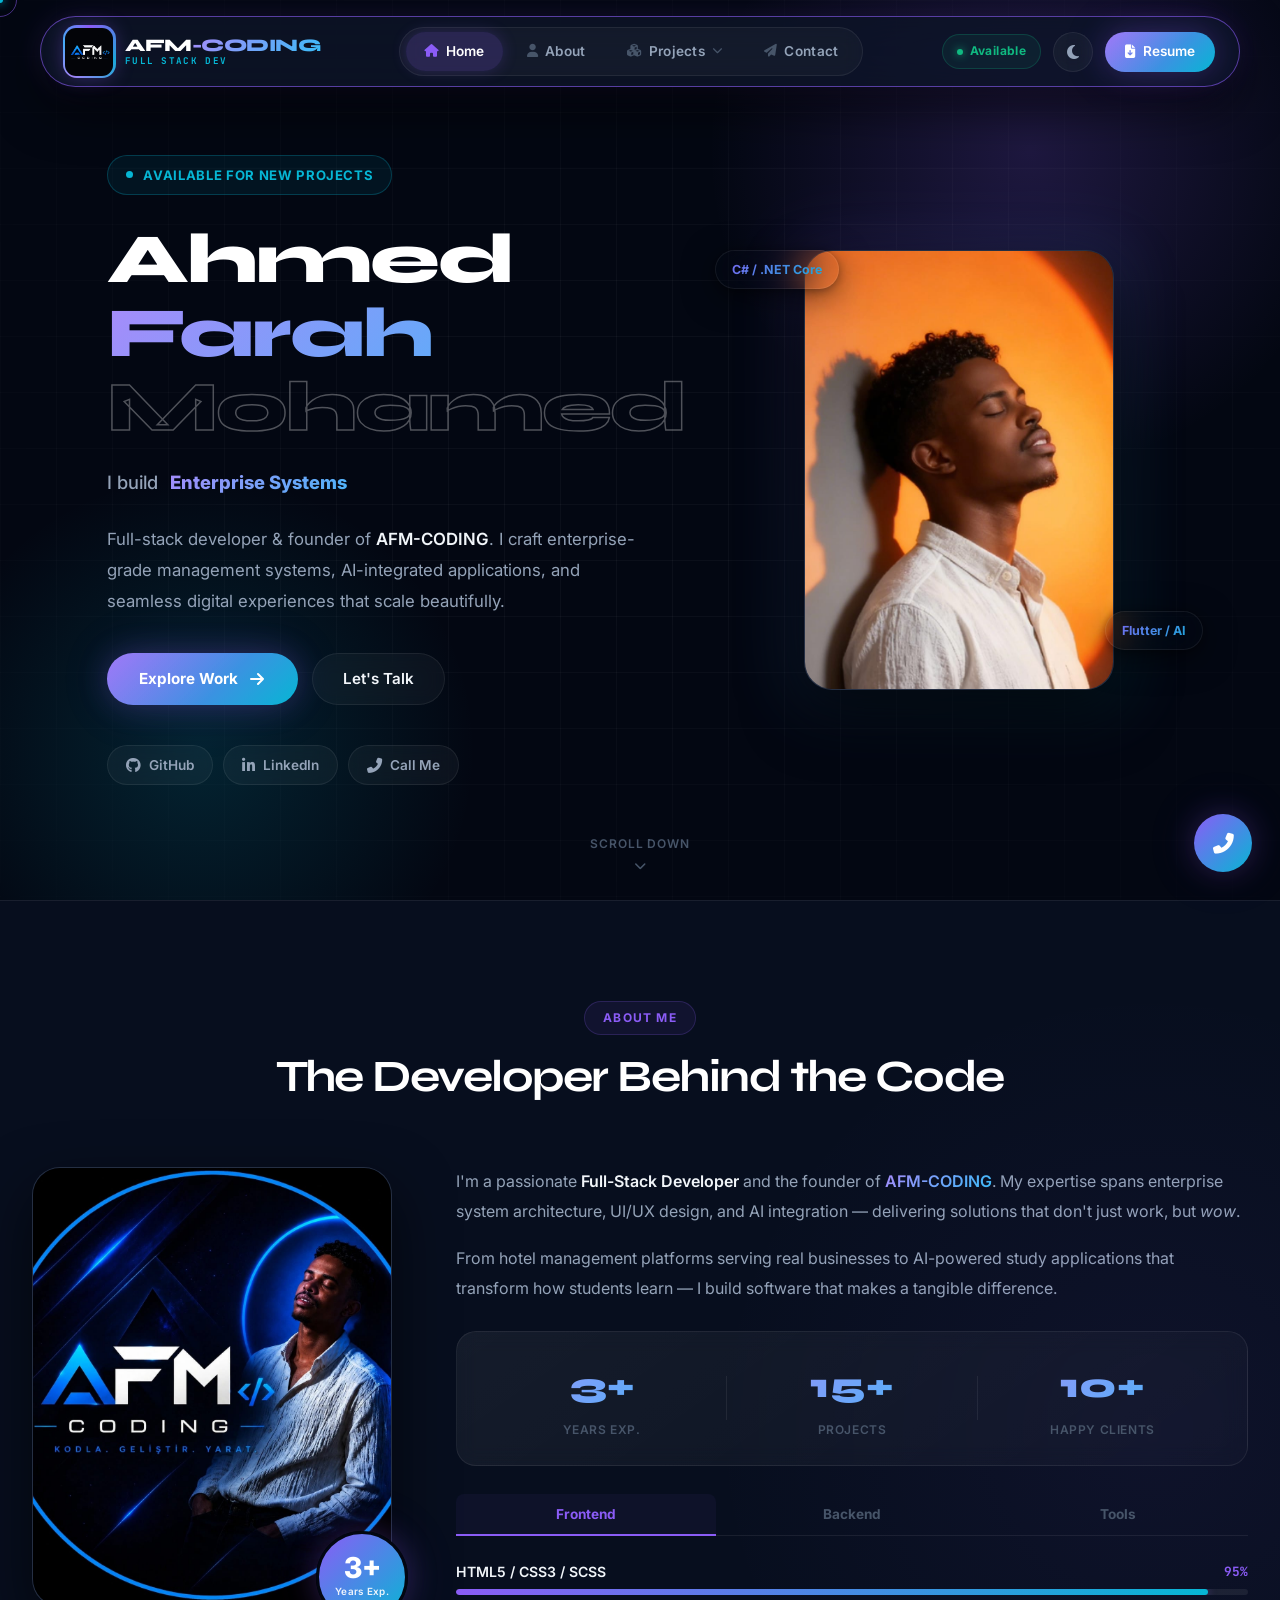
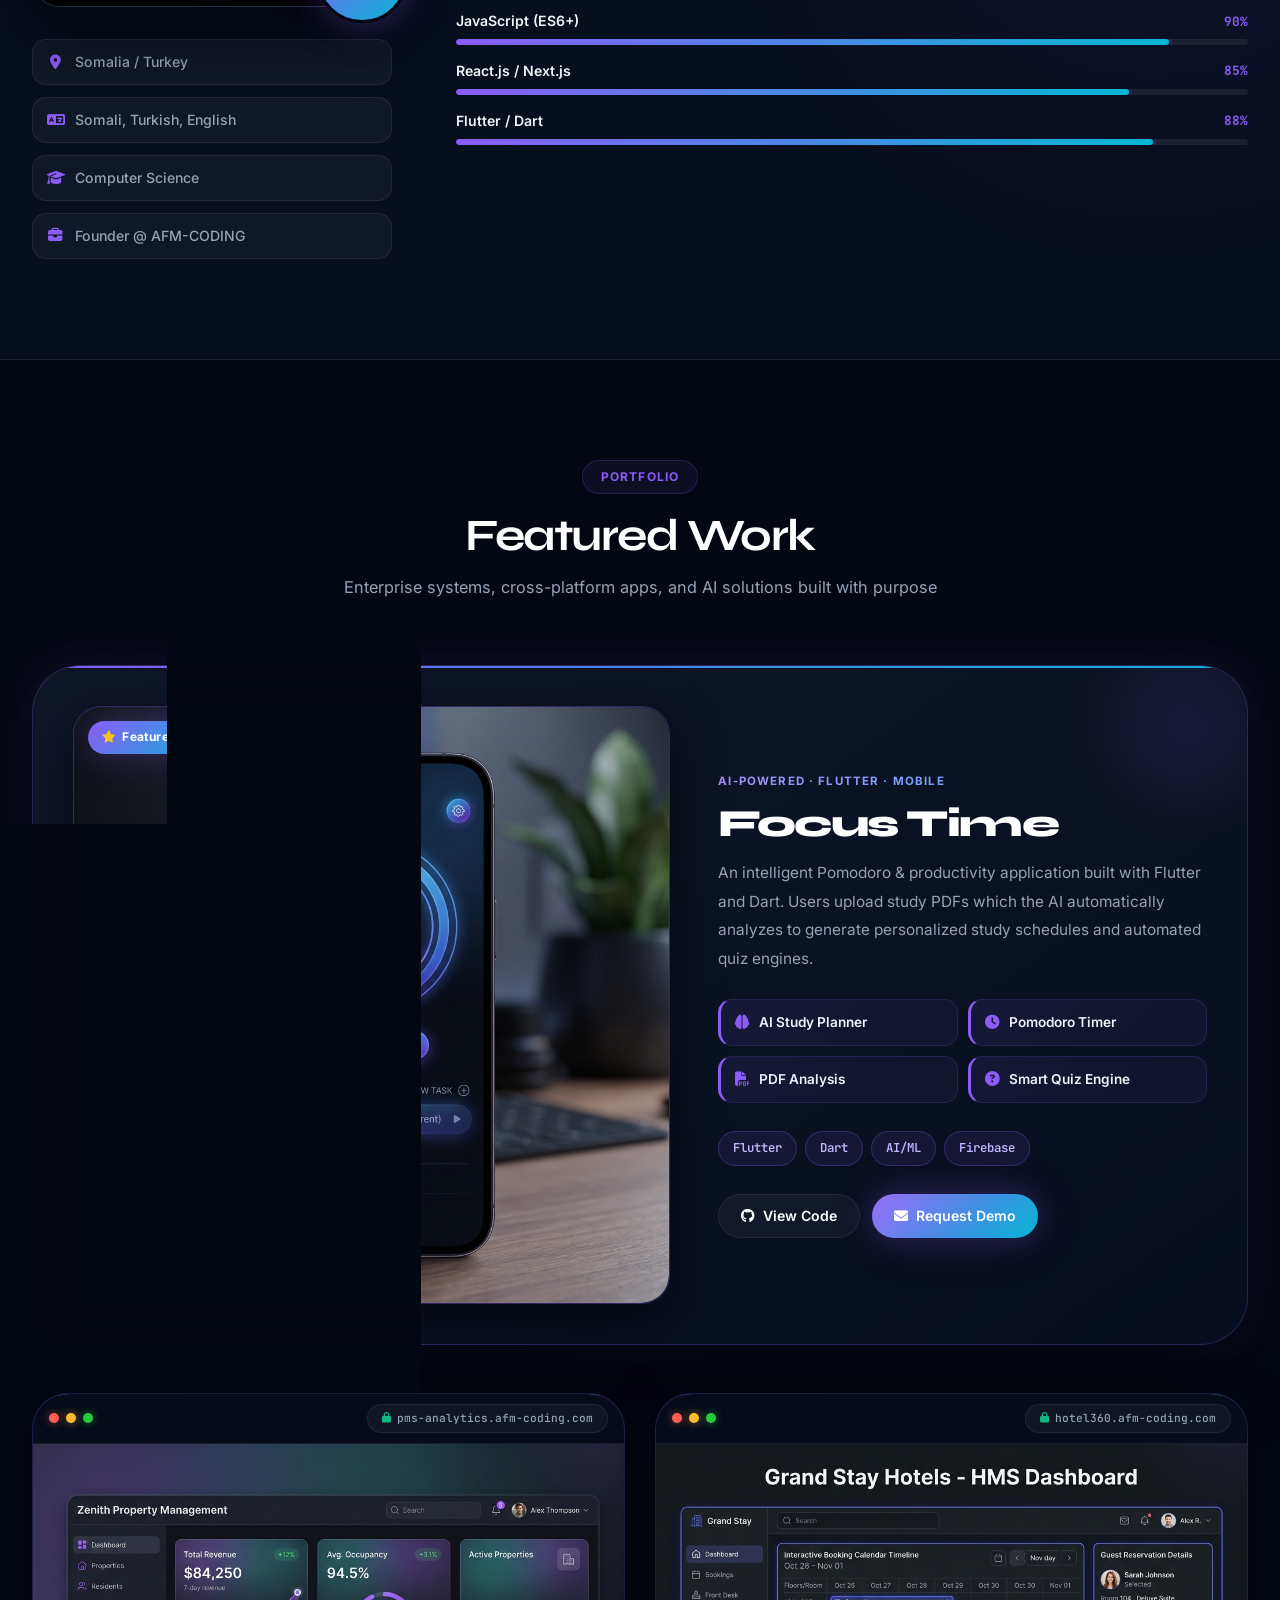
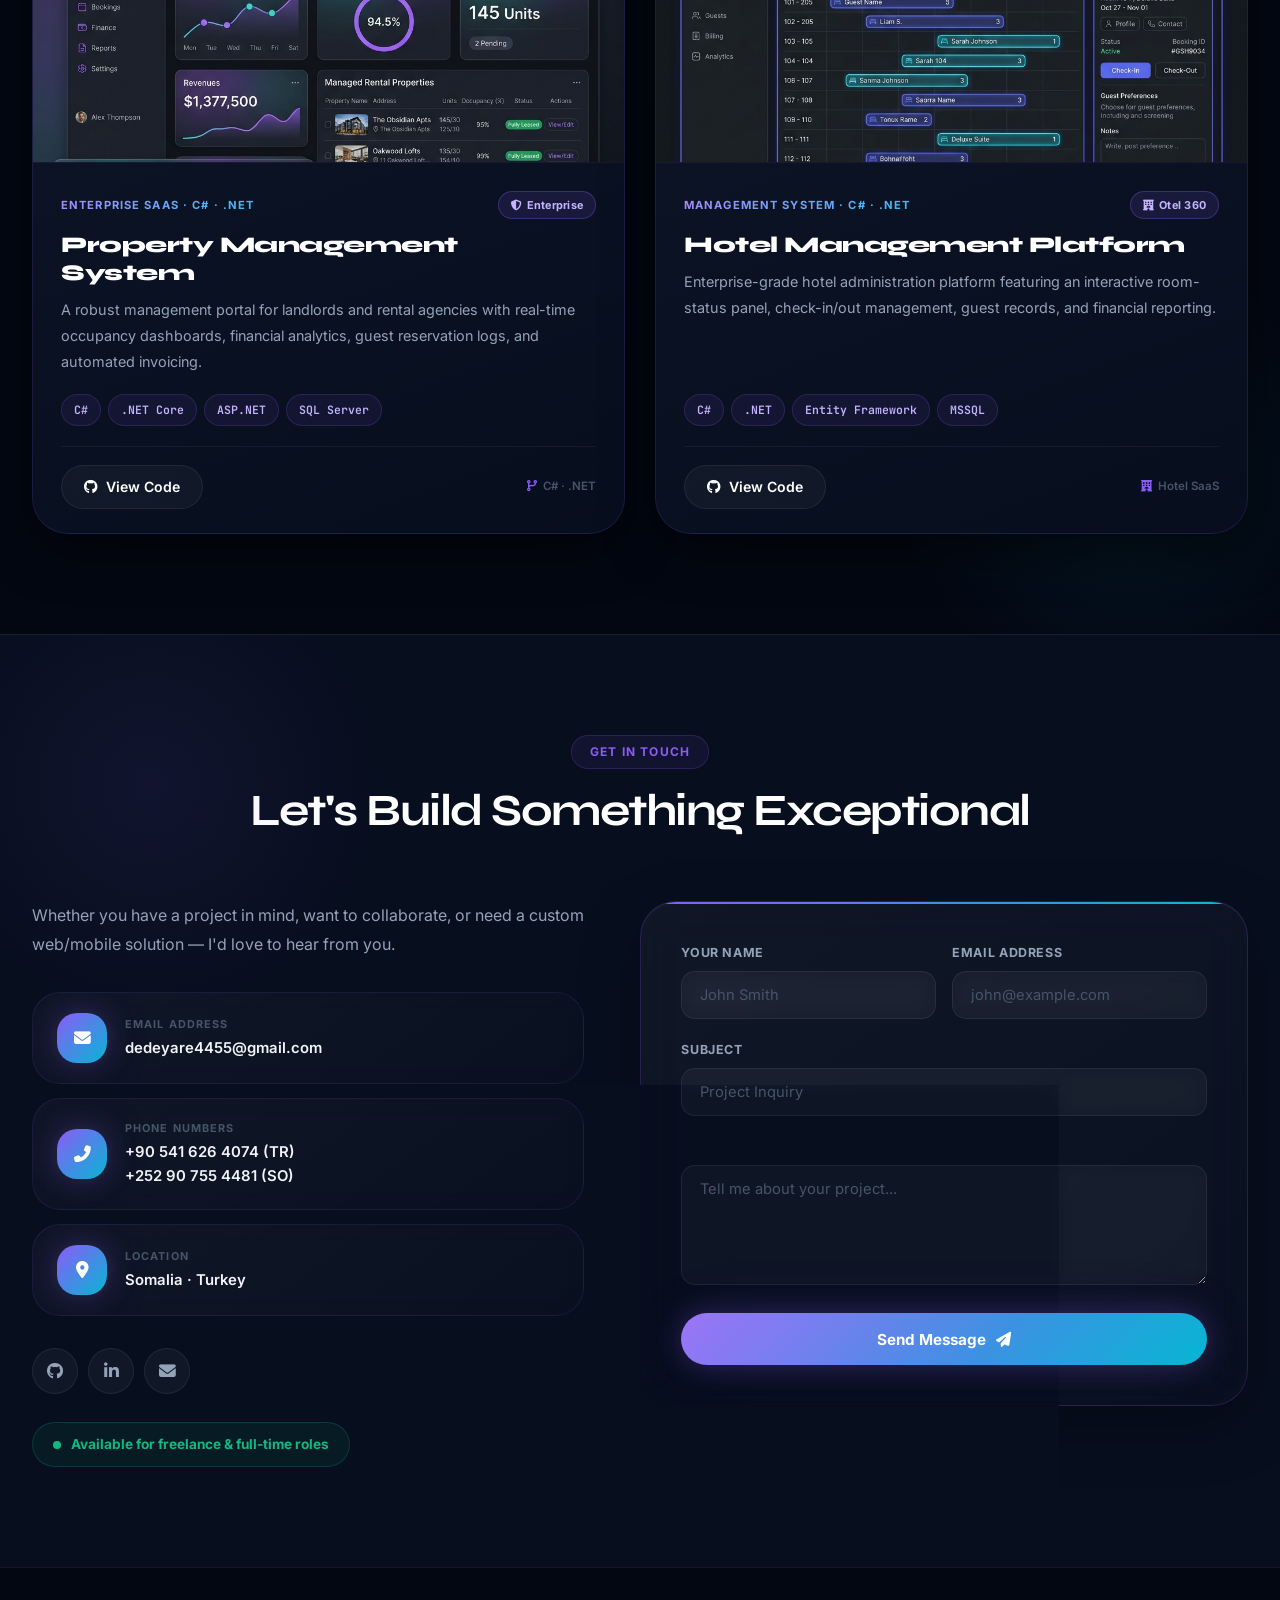
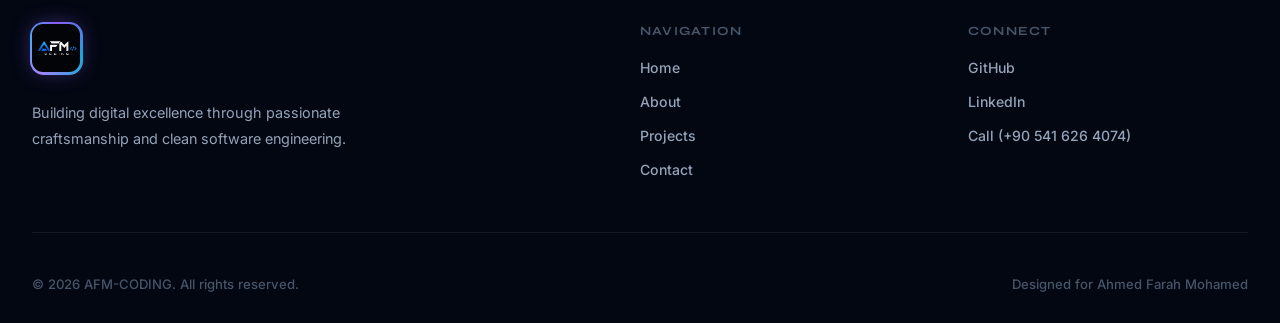
<file: index.html>
<!DOCTYPE html>
<html lang="en" data-theme="dark">
<head>
    <meta charset="UTF-8">
    <meta name="viewport" content="width=device-width, initial-scale=1.0">
    <title>Ahmed Farah Mohamed | AFM-CODING — Full Stack Developer</title>
    <meta name="description" content="Ahmed Farah Mohamed (AFM-CODING) — Full Stack Developer specializing in Hotel Management Systems, PMS, and AI-powered productivity tools. Available for projects.">
    <meta name="keywords" content="Ahmed Farah Mohamed, AFM-CODING, Full Stack Developer, Hotel Management System, PMS, Focus Time, Flutter, C#, .NET">
    <meta property="og:title" content="Ahmed Farah Mohamed | AFM-CODING">
    <meta property="og:description" content="Full Stack Developer crafting enterprise-grade systems and AI-powered apps.">
    <meta property="og:type" content="website">
    <meta name="theme-color" content="#030712">
    <meta name="color-scheme" content="dark light">

    <!-- Favicon Icon -->
    <link rel="icon" type="image/jpeg" href="image/lgu.jpeg">
    <link rel="apple-touch-icon" href="image/lgu.jpeg">

    <!-- Google Fonts -->
    <link rel="preconnect" href="https://fonts.googleapis.com">
    <link rel="preconnect" href="https://fonts.gstatic.com" crossorigin>
    <link href="https://fonts.googleapis.com/css2?family=Syne:wght@400;500;600;700;800&family=Inter:wght@300;400;500;600;700&family=JetBrains+Mono:wght@400;500;600&display=swap" rel="stylesheet">

    <!-- Font Awesome Icons -->
    <link rel="stylesheet" href="https://cdnjs.cloudflare.com/ajax/libs/font-awesome/6.5.0/css/all.min.css">

    <!-- Main Stylesheet -->
    <link rel="stylesheet" href="styles.css">
</head>
<body>

    <!-- ========== CURSOR ========== -->
    <div class="cursor-dot" id="cursorDot"></div>
    <div class="cursor-ring" id="cursorRing"></div>

    <!-- ========== PRELOADER ========== -->
    <div class="preloader" id="preloader">
        <div class="preloader-inner">
            <div class="preloader-logo">
                <div class="preloader-logo-ring">
                    <img src="image/lgu.jpeg" alt="AFM-CODING Logo" class="preloader-logo-img">
                </div>
            </div>
            <div class="preloader-bar">
                <div class="preloader-fill" id="preloaderFill"></div>
            </div>
            <span class="preloader-pct" id="preloaderPct">0%</span>
        </div>
    </div>

    <!-- ========== NAV BAR ========== -->
    <nav class="nav" id="mainNav">
        <div class="nav-inner">
            <a href="#home" class="nav-logo" id="navLogoLink" title="AFM-CODING">
                <div class="nav-logo-wrap">
                    <img src="image/lgu.jpeg" alt="AFM-CODING Logo" class="nav-logo-img">
                </div>
                <div class="nav-brand-text">
                    <span class="brand-title">AFM<span class="brand-accent">-CODING</span></span>
                    <span class="brand-sub">FULL STACK DEV</span>
                </div>
            </a>

            <ul class="nav-links" id="navLinks">
                <li><a href="#home" class="nav-link active" id="nlHome"><i class="fas fa-house"></i><span>Home</span></a></li>
                <li><a href="#about" class="nav-link" id="nlAbout"><i class="fas fa-user"></i><span>About</span></a></li>
                <li class="has-dropdown">
                    <a href="#projects" class="nav-link" id="nlProjects"><i class="fas fa-cubes"></i><span>Projects</span> <i class="fas fa-chevron-down arrow-icon"></i></a>
                    <ul class="dropdown">
                        <li><a href="#projects"><i class="fas fa-brain"></i> Focus Time</a></li>
                        <li><a href="#cardPms"><i class="fas fa-building"></i> PMS System</a></li>
                        <li><a href="#cardHotel"><i class="fas fa-hotel"></i> Hotel 360</a></li>
                    </ul>
                </li>
                <li><a href="#contact" class="nav-link" id="nlContact"><i class="fas fa-paper-plane"></i><span>Contact</span></a></li>
            </ul>

            <div class="nav-actions">
                <div class="nav-status-badge">
                    <span class="status-dot"></span>
                    <span>Available</span>
                </div>
                <button class="theme-btn" id="themeToggle" aria-label="Toggle theme">
                    <i class="fas fa-sun" id="themeIcon"></i>
                </button>
                <a href="cv.pdf" download class="nav-cv-btn" id="navCvBtn">
                    <i class="fas fa-file-arrow-down"></i> Resume
                </a>
                <button class="hamburger" id="hamburger" aria-label="Open navigation menu">
                    <span></span><span></span><span></span>
                </button>
            </div>
        </div>
    </nav>

    <!-- Mobile Menu -->
    <div class="mobile-menu" id="mobileMenu">
        <ul>
            <li><a href="#home" class="mob-link" id="mobHome"><span>Home</span></a></li>
            <li><a href="#about" class="mob-link" id="mobAbout"><span>About</span></a></li>
            <li class="mob-has-dropdown">
                <a href="#projects" class="mob-link" id="mobProjects"><span>Projects</span> <i class="fas fa-chevron-down"></i></a>
                <ul class="mob-dropdown">
                    <li><a href="#projects" class="mob-sublink">Focus Time</a></li>
                    <li><a href="#cardPms" class="mob-sublink">PMS System</a></li>
                    <li><a href="#cardHotel" class="mob-sublink">Hotel 360</a></li>
                </ul>
            </li>
            <li><a href="#contact" class="mob-link" id="mobContact"><span>Contact</span></a></li>
            <li><a href="cv.pdf" download class="mob-cv" id="mobCv"><i class="fas fa-file-arrow-down"></i> Download Resume</a></li>
        </ul>
    </div>

    <!-- ========== HERO SECTION ========== -->
    <section id="home" class="hero">
        <div class="hero-mesh">
            <div class="grid-overlay"></div>
        </div>

        <div class="hero-container">
            <div class="hero-left" data-aos="fade-right">
                <div class="hero-tag">
                    <span class="tag-pulse"></span>
                    <span>Available for New Projects</span>
                </div>

                <h1 class="hero-name">
                    <span class="name-plain">Ahmed</span>
                    <span class="name-gradient">Farah</span>
                    <span class="name-outline">Mohamed</span>
                </h1>

                <div class="hero-role">
                    <span class="role-prefix">I build</span>
                    <div class="role-rotator">
                        <div class="role-track" id="roleTrack">
                            <span>Enterprise Systems</span>
                            <span>Beautiful UIs</span>
                            <span>AI-Powered Apps</span>
                            <span>Hotel Solutions</span>
                        </div>
                    </div>
                </div>

                <p class="hero-desc">
                    Full-stack developer & founder of <strong>AFM-CODING</strong>. I craft enterprise-grade 
                    management systems, AI-integrated applications, and seamless digital experiences that scale beautifully.
                </p>

                <div class="hero-cta">
                    <a href="#projects" class="cta-primary" id="heroViewWork">
                        <span>Explore Work</span>
                        <svg width="18" height="18" viewBox="0 0 18 18" fill="none">
                            <path d="M3 9h12M10 4l5 5-5 5" stroke="currentColor" stroke-width="2" stroke-linecap="round" stroke-linejoin="round"/>
                        </svg>
                    </a>
                    <a href="#contact" class="cta-secondary" id="heroContact">Let's Talk</a>
                </div>

                <div class="hero-socials">
                    <a href="https://github.com/AHMETfarah22" target="_blank" class="social-pill" id="heroGithub" aria-label="GitHub">
                        <i class="fab fa-github"></i><span>GitHub</span>
                    </a>
                    <a href="https://www.linkedin.com/feed/" target="_blank" class="social-pill" id="heroLinkedin" aria-label="LinkedIn">
                        <i class="fab fa-linkedin-in"></i><span>LinkedIn</span>
                    </a>
                    <a href="tel:+905416264074" class="social-pill" id="heroPhone" aria-label="Call Me">
                        <i class="fas fa-phone-alt"></i><span>Call Me</span>
                    </a>
                </div>
            </div>

            <div class="hero-right" data-aos="fade-left">
                <div class="hero-visual">
                    <div class="profile-ring">
                        <img src="image/profil.jpeg" alt="Ahmed Farah Mohamed — Full Stack Developer" class="profile-photo" id="profilePhoto">
                    </div>

                    <!-- Tech stack floating badges (Desktop view) -->
                    <div class="float-card tech-badge tech-b1" id="techCsharp">C# / .NET Core</div>
                    <div class="float-card tech-badge tech-b2" id="techFlutter">Flutter / AI</div>
                </div>
            </div>
        </div>

        <div class="scroll-hint" id="scrollHint">
            <span>Scroll Down</span>
            <i class="fas fa-chevron-down"></i>
        </div>
    </section>

    <!-- ========== ABOUT SECTION ========== -->
    <section id="about" class="about">
        <div class="section-container">
            <div class="section-head" data-aos="fade-up">
                <span class="section-tag">About Me</span>
                <h2 class="section-title">The Developer Behind the Code</h2>
            </div>

            <div class="about-layout">
                <!-- Profile Image & Quick Details -->
                <div class="about-info" data-aos="fade-right">
                    <div class="about-img-wrap">
                        <img src="image/afm1.jpeg" alt="Ahmed Farah Mohamed" class="about-photo" loading="lazy">
                        <div class="exp-badge">
                            <span class="exp-num">3+</span>
                            <span class="exp-text">Years Exp.</span>
                        </div>
                    </div>
                    <div class="about-quick">
                        <div class="quick-item">
                            <i class="fas fa-map-marker-alt"></i>
                            <span>Somalia / Turkey</span>
                        </div>
                        <div class="quick-item">
                            <i class="fas fa-language"></i>
                            <span>Somali, Turkish, English</span>
                        </div>
                        <div class="quick-item">
                            <i class="fas fa-graduation-cap"></i>
                            <span>Computer Science</span>
                        </div>
                        <div class="quick-item">
                            <i class="fas fa-briefcase"></i>
                            <span>Founder @ AFM-CODING</span>
                        </div>
                    </div>
                </div>

                <!-- Text Details & Skills -->
                <div class="about-details" data-aos="fade-left">
                    <p class="about-text">
                        I'm a passionate <strong>Full-Stack Developer</strong> and the founder of <strong class="grad-text">AFM-CODING</strong>. 
                        My expertise spans enterprise system architecture, UI/UX design, and AI integration — 
                        delivering solutions that don't just work, but <em>wow</em>.
                    </p>
                    <p class="about-text">
                        From hotel management platforms serving real businesses to AI-powered study applications 
                        that transform how students learn — I build software that makes a tangible difference.
                    </p>

                    <!-- Stats Row -->
                    <div class="about-stats">
                        <div class="astat">
                            <span class="astat-num" data-count="3">3+</span>
                            <span class="astat-lbl">Years Exp.</span>
                        </div>
                        <div class="astat-divider"></div>
                        <div class="astat">
                            <span class="astat-num" data-count="15">15+</span>
                            <span class="astat-lbl">Projects</span>
                        </div>
                        <div class="astat-divider"></div>
                        <div class="astat">
                            <span class="astat-num" data-count="10">10+</span>
                            <span class="astat-lbl">Happy Clients</span>
                        </div>
                    </div>

                    <!-- Skills Tabs -->
                    <div class="skills-wrap">
                        <div class="skills-tabs">
                            <button class="stab active" data-tab="frontend" id="tabFrontend">Frontend</button>
                            <button class="stab" data-tab="backend" id="tabBackend">Backend</button>
                            <button class="stab" data-tab="tools" id="tabTools">Tools</button>
                        </div>

                        <div class="skill-panels">
                            <div class="skill-panel active" id="panel-frontend">
                                <div class="skill-row"><span>HTML5 / CSS3 / SCSS</span><div class="sbar"><div class="sfill" style="--w:95%"></div></div><span class="spct">95%</span></div>
                                <div class="skill-row"><span>JavaScript (ES6+)</span><div class="sbar"><div class="sfill" style="--w:90%"></div></div><span class="spct">90%</span></div>
                                <div class="skill-row"><span>React.js / Next.js</span><div class="sbar"><div class="sfill" style="--w:85%"></div></div><span class="spct">85%</span></div>
                                <div class="skill-row"><span>Flutter / Dart</span><div class="sbar"><div class="sfill" style="--w:88%"></div></div><span class="spct">88%</span></div>
                            </div>
                            <div class="skill-panel" id="panel-backend">
                                <div class="skill-row"><span>C# / .NET Core</span><div class="sbar"><div class="sfill" style="--w:90%"></div></div><span class="spct">90%</span></div>
                                <div class="skill-row"><span>PHP / Python</span><div class="sbar"><div class="sfill" style="--w:80%"></div></div><span class="spct">80%</span></div>
                                <div class="skill-row"><span>Node.js / Express</span><div class="sbar"><div class="sfill" style="--w:82%"></div></div><span class="spct">82%</span></div>
                                <div class="skill-row"><span>SQL Server / MySQL</span><div class="sbar"><div class="sfill" style="--w:88%"></div></div><span class="spct">88%</span></div>
                            </div>
                            <div class="skill-panel" id="panel-tools">
                                <div class="skill-row"><span>Git / GitHub</span><div class="sbar"><div class="sfill" style="--w:92%"></div></div><span class="spct">92%</span></div>
                                <div class="skill-row"><span>Figma / UI Design</span><div class="sbar"><div class="sfill" style="--w:88%"></div></div><span class="spct">88%</span></div>
                                <div class="skill-row"><span>REST APIs / Postman</span><div class="sbar"><div class="sfill" style="--w:90%"></div></div><span class="spct">90%</span></div>
                                <div class="skill-row"><span>Firebase / MongoDB</span><div class="sbar"><div class="sfill" style="--w:85%"></div></div><span class="spct">85%</span></div>
                            </div>
                        </div>
                    </div>
                </div>
            </div>
        </div>
    </section>

    <!-- ========== PROJECTS SECTION ========== -->
    <section id="projects" class="projects">
        <div class="section-container">
            <div class="section-head" data-aos="fade-up">
                <span class="section-tag">Portfolio</span>
                <h2 class="section-title">Featured Work</h2>
                <p class="section-sub">Enterprise systems, cross-platform apps, and AI solutions built with purpose</p>
            </div>

            <!-- Featured Project: Focus Time -->
            <div class="project-featured" data-aos="fade-up">
                <div class="pf-image">
                    <img src="image/focus_time.png" alt="Focus Time — AI-Powered Study App" class="pf-img" id="imgFocusTime" loading="lazy">
                    <div class="pf-badge">
                        <i class="fas fa-star"></i> Featured App
                    </div>
                </div>
                <div class="pf-content">
                    <div class="pf-tag">AI-Powered · Flutter · Mobile</div>
                    <h3 class="pf-title">Focus Time</h3>
                    <p class="pf-desc">
                        An intelligent Pomodoro & productivity application built with Flutter and Dart. 
                        Users upload study PDFs which the AI automatically analyzes to generate personalized 
                        study schedules and automated quiz engines.
                    </p>
                    <div class="pf-features">
                        <div class="pf-feat"><i class="fas fa-brain"></i><span>AI Study Planner</span></div>
                        <div class="pf-feat"><i class="fas fa-clock"></i><span>Pomodoro Timer</span></div>
                        <div class="pf-feat"><i class="fas fa-file-pdf"></i><span>PDF Analysis</span></div>
                        <div class="pf-feat"><i class="fas fa-question-circle"></i><span>Smart Quiz Engine</span></div>
                    </div>
                    <div class="pf-tech">
                        <span>Flutter</span><span>Dart</span><span>AI/ML</span><span>Firebase</span>
                    </div>
                    <div class="pf-links">
                        <a href="https://github.com/AHMETfarah22" target="_blank" class="pl-github" id="linkFocusGithub">
                            <i class="fab fa-github"></i> View Code
                        </a>
                        <a href="#contact" class="pl-live" id="linkFocusLive">
                            <i class="fas fa-envelope"></i> Request Demo
                        </a>
                    </div>
                </div>
            </div>

            <!-- Grid Projects (PMS & Hotel) -->
            <div class="projects-grid" data-aos="fade-up" data-aos-delay="100">

                <!-- PMS Card -->
                <article class="proj-card" id="cardPms">
                    <div class="pc-image-wrap">
                        <div class="mac-bar">
                            <div class="mac-dots">
                                <span class="mac-dot mac-red"></span>
                                <span class="mac-dot mac-yellow"></span>
                                <span class="mac-dot mac-green"></span>
                            </div>
                            <span class="mac-url"><i class="fas fa-lock"></i> pms-analytics.afm-coding.com</span>
                        </div>
                        <img src="image/pms_dashboard.png" alt="Property Management System Dashboard" class="pc-img" id="imgPms" loading="lazy">
                        <div class="pc-overlay">
                            <div class="pc-overlay-links">
                                <a href="https://github.com/AHMETfarah22" target="_blank" class="pco-link" aria-label="GitHub"><i class="fab fa-github"></i></a>
                            </div>
                        </div>
                    </div>
                    <div class="pc-content">
                        <div class="pc-head-row">
                            <span class="pc-cat">Enterprise SaaS · C# · .NET</span>
                            <span class="pc-badge-tag"><i class="fas fa-shield-halved"></i> Enterprise</span>
                        </div>
                        <h3 class="pc-title">Property Management System</h3>
                        <p class="pc-desc">
                            A robust management portal for landlords and rental agencies with real-time 
                            occupancy dashboards, financial analytics, guest reservation logs, and automated invoicing.
                        </p>
                        <div class="pc-tech">
                            <span><i class="devicon-csharp-plain"></i> C#</span>
                            <span>.NET Core</span>
                            <span>ASP.NET</span>
                            <span>SQL Server</span>
                        </div>
                        <div class="pc-footer">
                            <a href="https://github.com/AHMETfarah22" target="_blank" class="pl-github">
                                <i class="fab fa-github"></i> View Code
                            </a>
                            <span class="pc-stat-chip"><i class="fas fa-code-branch"></i> C# · .NET</span>
                        </div>
                    </div>
                </article>

                <!-- Hotel System Card -->
                <article class="proj-card" id="cardHotel">
                    <div class="pc-image-wrap">
                        <div class="mac-bar">
                            <div class="mac-dots">
                                <span class="mac-dot mac-red"></span>
                                <span class="mac-dot mac-yellow"></span>
                                <span class="mac-dot mac-green"></span>
                            </div>
                            <span class="mac-url"><i class="fas fa-lock"></i> hotel360.afm-coding.com</span>
                        </div>
                        <img src="image/hotel_system.png" alt="Hotel Management System — Otel 360" class="pc-img" id="imgHotel" loading="lazy">
                        <div class="pc-overlay">
                            <div class="pc-overlay-links">
                                <a href="https://github.com/AHMETfarah22" target="_blank" class="pco-link" aria-label="GitHub"><i class="fab fa-github"></i></a>
                            </div>
                        </div>
                    </div>
                    <div class="pc-content">
                        <div class="pc-head-row">
                            <span class="pc-cat">Management System · C# · .NET</span>
                            <span class="pc-badge-tag"><i class="fas fa-hotel"></i> Otel 360</span>
                        </div>
                        <h3 class="pc-title">Hotel Management Platform</h3>
                        <p class="pc-desc">
                            Enterprise-grade hotel administration platform featuring an interactive room-status 
                            panel, check-in/out management, guest records, and financial reporting.
                        </p>
                        <div class="pc-tech">
                            <span>C#</span>
                            <span>.NET</span>
                            <span>Entity Framework</span>
                            <span>MSSQL</span>
                        </div>
                        <div class="pc-footer">
                            <a href="https://github.com/AHMETfarah22" target="_blank" class="pl-github">
                                <i class="fab fa-github"></i> View Code
                            </a>
                            <span class="pc-stat-chip"><i class="fas fa-hotel"></i> Hotel SaaS</span>
                        </div>
                    </div>
                </article>

            </div>
        </div>
    </section>

    <!-- ========== CONTACT SECTION ========== -->
    <section id="contact" class="contact">
        <div class="section-container">
            <div class="section-head" data-aos="fade-up">
                <span class="section-tag">Get In Touch</span>
                <h2 class="section-title">Let's Build Something Exceptional</h2>
            </div>

            <div class="contact-layout">
                <!-- Info Side -->
                <div class="contact-info" data-aos="fade-right">
                    <p class="ci-intro">
                        Whether you have a project in mind, want to collaborate, or need a custom web/mobile solution — 
                        I'd love to hear from you.
                    </p>

                    <div class="ci-cards">
                        <div class="ci-card" id="ciEmail">
                            <div class="ci-icon"><i class="fas fa-envelope"></i></div>
                            <div>
                                <div class="ci-label">Email Address</div>
                                <a href="mailto:dedeyare4455@gmail.com" class="ci-val">dedeyare4455@gmail.com</a>
                            </div>
                        </div>
                        <div class="ci-card" id="ciPhone">
                            <div class="ci-icon"><i class="fas fa-phone-alt"></i></div>
                            <div>
                                <div class="ci-label">Phone Numbers</div>
                                <a href="tel:+905416264074" class="ci-val">+90 541 626 4074 (TR)</a>
                                <a href="tel:+252907554481" class="ci-val">+252 90 755 4481 (SO)</a>
                            </div>
                        </div>
                        <div class="ci-card" id="ciLocation">
                            <div class="ci-icon"><i class="fas fa-location-dot"></i></div>
                            <div>
                                <div class="ci-label">Location</div>
                                <span class="ci-val">Somalia · Turkey</span>
                            </div>
                        </div>
                    </div>

                    <div class="ci-socials">
                        <a href="https://github.com/AHMETfarah22" target="_blank" class="cisoc" id="ciGithub" aria-label="GitHub"><i class="fab fa-github"></i></a>
                        <a href="https://www.linkedin.com/feed/" target="_blank" class="cisoc" id="ciLinkedin" aria-label="LinkedIn"><i class="fab fa-linkedin-in"></i></a>
                        <a href="mailto:dedeyare4455@gmail.com" class="cisoc" id="ciMailSoc" aria-label="Email"><i class="fas fa-envelope"></i></a>
                    </div>

                    <div class="availability">
                        <span class="avail-dot"></span>
                        <span>Available for freelance & full-time roles</span>
                    </div>
                </div>

                <!-- Form Side -->
                <div class="contact-form-wrap" data-aos="fade-left">
                    <form class="contact-form" id="contactForm">
                        <input type="hidden" name="access_key" value="d3b06feb-bd1e-4713-9292-80433af75420">
                        <input type="hidden" name="from_name" value="AFM-CODING Portfolio">

                        <div class="form-row">
                            <div class="form-field">
                                <label for="fname">Your Name</label>
                                <input type="text" id="fname" name="name" placeholder="John Smith" required>
                            </div>
                            <div class="form-field">
                                <label for="femail">Email Address</label>
                                <input type="email" id="femail" name="email" placeholder="john@example.com" required>
                            </div>
                        </div>

                        <div class="form-field">
                            <label for="fsubject">Subject</label>
                            <input type="text" id="fsubject" name="msg_subject" placeholder="Project Inquiry" required>
                        </div>

                        <div class="form-field">
                            <label for="fmessage">Message</label>
                            <textarea id="fmessage" name="message" rows="4" placeholder="Tell me about your project..." required></textarea>
                        </div>

                        <button type="submit" class="form-submit" id="formSubmit">
                            <span id="submitTxt">Send Message</span>
                            <i class="fas fa-paper-plane" id="submitIcon"></i>
                        </button>
                    </form>
                </div>
            </div>
        </div>
    </section>

    <!-- ========== FOOTER ========== -->
    <footer class="footer">
        <div class="footer-container">
            <div class="footer-top">
                <div class="footer-brand">
                    <a href="#home" class="nav-logo" title="AFM-CODING" style="margin-bottom: 12px; display: inline-flex;">
                        <div class="nav-logo-wrap">
                            <img src="image/lgu.jpeg" alt="AFM-CODING Logo" class="nav-logo-img">
                        </div>
                    </a>
                    <p>Building digital excellence through passionate craftsmanship and clean software engineering.</p>
                </div>
                <div class="footer-nav">
                    <h4>Navigation</h4>
                    <a href="#home">Home</a>
                    <a href="#about">About</a>
                    <a href="#projects">Projects</a>
                    <a href="#contact">Contact</a>
                </div>
                <div class="footer-nav">
                    <h4>Connect</h4>
                    <a href="https://github.com/AHMETfarah22" target="_blank">GitHub</a>
                    <a href="https://www.linkedin.com/feed/" target="_blank">LinkedIn</a>
                    <a href="tel:+905416264074">Call (+90 541 626 4074)</a>
                </div>
            </div>
            <div class="footer-bottom">
                <p>&copy; 2026 AFM-CODING. All rights reserved.</p>
                <p>Designed for Ahmed Farah Mohamed</p>
            </div>
        </div>
    </footer>

    <!-- Floating Call Button for Mobile Users -->
    <a href="tel:+905416264074" class="fab-call" id="fabCall" aria-label="Call Ahmed Farah Mohamed">
        <i class="fas fa-phone-alt"></i>
    </a>

    <!-- Toast Notifications Container -->
    <div id="toastContainer" class="toast-container"></div>

    <script src="script.js"></script>
</body>
</html>
</file>
<file: styles.css>
/* ================================================
   AFM-CODING PREMIUM PORTFOLIO — DARK EDITION v7.0
   Deep Dark · Glassmorphism · Neon Glow · Ultra Premium
   ================================================ */

/* ---- GOOGLE FONTS ---- */
@import url('https://fonts.googleapis.com/css2?family=Syne:wght@500;700;800&family=Inter:wght@300;400;500;600;700&family=JetBrains+Mono:wght@400;500;600&display=swap');

/* ---- TOKENS & COLOR PALETTE ---- */
:root {
  /* Brand Accents — Violet + Cyan */
  --clr-primary:       #8b5cf6;
  --clr-primary-dim:   #6d28d9;
  --clr-primary-glow:  rgba(139, 92, 246, 0.35);
  --clr-secondary:     #06b6d4;
  --clr-secondary-dim: #0891b2;
  --clr-secondary-glow:rgba(6, 182, 212, 0.3);
  --clr-accent:        #f59e0b;
  --clr-danger:        #ef4444;
  --clr-success:       #10b981;

  /* Dark Backgrounds */
  --bg:           #030712;
  --bg-1:         #070e1e;
  --bg-card:      #0d1526;
  --bg-glass:     rgba(13, 21, 38, 0.85);
  --bg-glass-2:   rgba(255, 255, 255, 0.04);
  --bg-subtle:    #141f35;
  --bg-hover:     rgba(139, 92, 246, 0.08);

  /* Borders */
  --border:       rgba(255, 255, 255, 0.07);
  --border-h:     rgba(139, 92, 246, 0.45);
  --border-glow:  rgba(139, 92, 246, 0.6);

  /* Text */
  --txt:          #f1f5f9;
  --txt-2:        #94a3b8;
  --txt-muted:    #475569;
  --txt-bright:   #ffffff;

  /* Gradients */
  --grad-brand:   linear-gradient(135deg, #8b5cf6 0%, #06b6d4 100%);
  --grad-brand-r: linear-gradient(135deg, #06b6d4 0%, #8b5cf6 100%);
  --grad-dark:    linear-gradient(180deg, #0d1526 0%, #030712 100%);
  --grad-glow:    linear-gradient(135deg, rgba(139,92,246,0.15) 0%, rgba(6,182,212,0.1) 100%);
  --grad-card:    linear-gradient(145deg, rgba(255,255,255,0.06) 0%, rgba(255,255,255,0.02) 100%);
  --grad-text:    linear-gradient(135deg, #a78bfa 0%, #38bdf8 100%);
  --grad-card-hover: linear-gradient(145deg, rgba(139,92,246,0.12) 0%, rgba(6,182,212,0.06) 100%);

  /* Shadows / Glows */
  --sh-sm:        0 2px 8px rgba(0,0,0,0.4);
  --sh-md:        0 8px 32px rgba(0,0,0,0.5), 0 2px 8px rgba(0,0,0,0.3);
  --sh-lg:        0 24px 60px rgba(0,0,0,0.6);
  --sh-violet:    0 0 30px rgba(139, 92, 246, 0.25), 0 0 60px rgba(139, 92, 246, 0.1);
  --sh-cyan:      0 0 30px rgba(6, 182, 212, 0.2), 0 0 60px rgba(6, 182, 212, 0.08);
  --sh-card-h:    0 20px 60px rgba(139, 92, 246, 0.2), 0 8px 20px rgba(0,0,0,0.5);
  --sh-premium:   0 32px 80px rgba(139,92,246,0.3), 0 0 0 1px rgba(139,92,246,0.2);

  /* Typography */
  --ff-head:  'Syne', -apple-system, BlinkMacSystemFont, sans-serif;
  --ff-body:  'Inter', -apple-system, BlinkMacSystemFont, sans-serif;
  --ff-mono:  'JetBrains Mono', monospace;

  /* Radii */
  --r-sm:   8px;
  --r-md:   14px;
  --r-lg:   20px;
  --r-xl:   28px;
  --r-2xl:  36px;
  --r-3xl:  48px;
  --r-full: 9999px;

  /* Transitions */
  --ease:        all 0.35s cubic-bezier(0.25, 1, 0.5, 1);
  --ease-slow:   all 0.6s cubic-bezier(0.25, 1, 0.5, 1);
  --ease-bounce: all 0.5s cubic-bezier(0.34, 1.56, 0.64, 1);
}

/* Light Theme Override */
[data-theme="light"] {
  --bg:           #f8fafc;
  --bg-1:         #f1f5f9;
  --bg-card:      #ffffff;
  --bg-glass:     rgba(255,255,255,0.9);
  --bg-glass-2:   rgba(139,92,246,0.04);
  --bg-subtle:    #f1f5f9;
  --bg-hover:     rgba(139, 92, 246, 0.06);
  --border:       rgba(0,0,0,0.08);
  --border-h:     rgba(139, 92, 246, 0.4);
  --txt:          #0f172a;
  --txt-2:        #334155;
  --txt-muted:    #64748b;
  --txt-bright:   #000000;
  --sh-sm:        0 2px 8px rgba(0,0,0,0.06);
  --sh-md:        0 8px 32px rgba(0,0,0,0.08);
  --sh-lg:        0 24px 60px rgba(0,0,0,0.1);
  --sh-violet:    0 0 30px rgba(139,92,246,0.15), 0 0 60px rgba(139,92,246,0.06);
  --sh-card-h:    0 20px 60px rgba(139,92,246,0.15), 0 8px 20px rgba(0,0,0,0.08);
  --grad-card:    linear-gradient(145deg, rgba(255,255,255,0.9) 0%, rgba(248,250,252,0.95) 100%);
}

/* ---- BASE & RESET ---- */
*, *::before, *::after {
  margin: 0; padding: 0; box-sizing: border-box;
}
html {
  scroll-behavior: smooth;
  font-size: 16px;
  -webkit-tap-highlight-color: transparent;
  width: 100%;
  max-width: 100vw;
  overflow-x: hidden !important;
}
body {
  background-color: var(--bg);
  color: var(--txt);
  font-family: var(--ff-body);
  line-height: 1.7;
  width: 100%;
  max-width: 100vw;
  overflow-x: hidden !important;
  position: relative;
  transition: background-color .3s, color .3s;
}
body.menu-open { overflow: hidden; }
h1, h2, h3, h4, h5 {
  font-family: var(--ff-head);
  font-weight: 700;
  color: var(--txt);
  line-height: 1.15;
}
a { color: inherit; text-decoration: none; transition: var(--ease); }
img { display: block; max-width: 100%; height: auto; }
ul { list-style: none; }
button { cursor: pointer; border: none; background: none; font-family: var(--ff-body); }
input, textarea, select { font-family: var(--ff-body); }

/* ---- UTILITIES ---- */
.grad-text {
  background: var(--grad-text);
  -webkit-background-clip: text;
  -webkit-text-fill-color: transparent;
  background-clip: text;
}

/* ---- SCROLLBAR STYLING ---- */
::-webkit-scrollbar { width: 5px; }
::-webkit-scrollbar-track { background: var(--bg); }
::-webkit-scrollbar-thumb {
  background: linear-gradient(180deg, #8b5cf6, #06b6d4);
  border-radius: var(--r-full);
}
::-webkit-scrollbar-thumb:hover { background: var(--clr-primary); }

/* ---- SELECTION ---- */
::selection { background: rgba(139, 92, 246, 0.3); color: var(--txt-bright); }

/* ---- AOS ANIMATIONS ---- */
[data-aos] {
  opacity: 0;
  transform: translateY(30px);
  transition: opacity 0.7s cubic-bezier(0.25, 1, 0.5, 1),
              transform 0.7s cubic-bezier(0.25, 1, 0.5, 1);
}
[data-aos="fade-right"] { transform: translateX(-40px); }
[data-aos="fade-left"]  { transform: translateX(40px); }
[data-aos="fade-up"]    { transform: translateY(40px); }
[data-aos].aos-animate  { opacity: 1; transform: none; }

/* ============================================================
   CUSTOM CURSOR (Desktop only)
   ============================================================ */
.cursor-dot, .cursor-ring {
  position: fixed; top: 0; left: 0;
  pointer-events: none; z-index: 99999;
  border-radius: 50%;
  transform: translate(-50%, -50%);
  transition: opacity .3s;
}
.cursor-dot {
  width: 6px; height: 6px;
  background: var(--clr-secondary);
  box-shadow: 0 0 10px var(--clr-secondary);
}
.cursor-ring {
  width: 34px; height: 34px;
  border: 1.5px solid rgba(139, 92, 246, 0.5);
  transition: transform .1s, width .25s, height .25s, border-color .25s, background .25s;
}
.cursor-ring.hover {
  width: 56px; height: 56px;
  border-color: var(--clr-primary);
  background: rgba(139, 92, 246, 0.07);
}
@media (hover: none), (max-width: 768px) {
  .cursor-dot, .cursor-ring { display: none !important; }
}

/* ============================================================
   PRELOADER
   ============================================================ */
.preloader {
  position: fixed; inset: 0; z-index: 9999;
  background: var(--bg);
  display: flex; align-items: center; justify-content: center;
  transition: opacity .5s, visibility .5s;
}
.preloader.done { opacity: 0; visibility: hidden; pointer-events: none; }
.preloader-inner { text-align: center; padding: 20px; }
.preloader-logo {
  margin-bottom: 32px;
  display: flex; align-items: center; justify-content: center;
}

/* Preloader spinning ring — larger version */
.preloader-logo-ring {
  position: relative;
  width: 100px; height: 100px;
}
.preloader-logo-ring::before {
  content: '';
  position: absolute;
  inset: -3px;
  border-radius: 22px;
  background: conic-gradient(
    from 0deg,
    #8b5cf6 0%,
    #06b6d4 25%,
    #a78bfa 50%,
    #38bdf8 75%,
    #8b5cf6 100%
  );
  animation: spinRing 2s linear infinite;
  z-index: 0;
}
.preloader-logo-ring::after {
  content: '';
  position: absolute;
  inset: 3px;
  border-radius: 19px;
  background: var(--bg);
  z-index: 1;
}
.preloader-logo-img {
  position: relative; z-index: 2;
  width: 100%; height: 100%;
  object-fit: cover; border-radius: 19px;
  display: block;
  animation: logoPulse 2s ease-in-out infinite;
}
@keyframes logoPulse {
  0%, 100% { filter: brightness(1); }
  50% { filter: brightness(1.15) drop-shadow(0 0 12px rgba(139,92,246,0.6)); }
}
.preloader-bar {
  width: 220px; height: 3px;
  background: var(--border);
  border-radius: var(--r-full);
  overflow: hidden;
  margin: 0 auto 14px;
}
.preloader-fill {
  height: 100%;
  background: var(--grad-brand);
  border-radius: var(--r-full);
  width: 0%; transition: width .1s linear;
  box-shadow: 0 0 12px rgba(139,92,246,0.7);
}
.preloader-pct {
  font-size: .82rem; color: var(--txt-muted);
  font-family: var(--ff-mono); font-weight: 500;
  letter-spacing: .1em;
}

/* ============================================================
   NAVIGATION — Floating Glass Pill Dock
   ============================================================ */
.nav {
  position: fixed; top: 16px; left: 0; right: 0; z-index: 1000;
  padding: 0 24px;
  transition: var(--ease);
}
.nav-inner {
  max-width: 1200px; margin: 0 auto;
  padding: 10px 24px;
  background: var(--bg-glass);
  border: 1px solid var(--border-glow);
  border-radius: var(--r-full);
  box-shadow: 0 20px 50px rgba(0, 0, 0, 0.6), 0 0 30px rgba(139, 92, 246, 0.15);
  backdrop-filter: blur(24px) saturate(180%);
  -webkit-backdrop-filter: blur(24px) saturate(180%);
  display: flex; align-items: center; justify-content: space-between;
  transition: var(--ease);
}
.nav.scrolled { top: 10px; }
.nav.scrolled .nav-inner {
  padding: 8px 20px;
  box-shadow: 0 24px 60px rgba(0,0,0,0.8), 0 0 40px rgba(139,92,246,0.3);
  border-color: rgba(139,92,246,0.5);
}

/* Brand Logo + Text */
.nav-logo { display: flex; align-items: center; gap: 12px; }

/* Logo wrapper with spinning ring */
.nav-logo-wrap {
  position: relative;
  width: 48px; height: 48px;
  flex-shrink: 0;
}
/* Spinning gradient border via conic-gradient */
.nav-logo-wrap::before {
  content: '';
  position: absolute;
  inset: -2.5px;
  border-radius: 14px;
  background: conic-gradient(
    from 0deg,
    #8b5cf6 0%,
    #06b6d4 30%,
    #a78bfa 60%,
    #38bdf8 80%,
    #8b5cf6 100%
  );
  animation: spinRing 3s linear infinite;
  z-index: 0;
}
/* Mask the gradient so only the border shows */
.nav-logo-wrap::after {
  content: '';
  position: absolute;
  inset: 2.5px;
  border-radius: 11px;
  background: var(--bg-card);
  z-index: 1;
}
@keyframes spinRing {
  from { transform: rotate(0deg); }
  to   { transform: rotate(360deg); }
}

.nav-logo-img {
  position: relative; z-index: 2;
  width: 100%; height: 100%;
  object-fit: cover;
  border-radius: 11px;
  box-shadow: 0 0 20px rgba(139,92,246,0.4);
  transition: var(--ease);
  display: block;
}
.nav-logo:hover .nav-logo-wrap::before {
  animation-duration: 1s;
  filter: brightness(1.3);
}
.nav-logo:hover .nav-logo-img {
  transform: scale(1.07);
  box-shadow: 0 0 30px rgba(139,92,246,0.6);
}

/* Scroll state — logo ring slows down & dims */
.nav.scrolled .nav-logo-wrap::before {
  animation-duration: 4s;
  opacity: 0.8;
}

.nav-brand-text {
  display: flex; flex-direction: column; line-height: 1.15;
}
.brand-title {
  font-family: var(--ff-head);
  font-weight: 800; font-size: 1.1rem;
  color: var(--txt-bright);
  letter-spacing: -0.5px;
}
.brand-accent {
  background: var(--grad-text);
  -webkit-background-clip: text; -webkit-text-fill-color: transparent;
  background-clip: text;
}
.brand-sub {
  font-size: .58rem; font-weight: 700;
  color: var(--clr-secondary);
  letter-spacing: .14em;
  font-family: var(--ff-mono);
}

/* Desktop Nav Links Pill Container */
.nav-links {
  display: flex; gap: 6px; align-items: center;
  background: rgba(255, 255, 255, 0.03);
  padding: 4px 6px; border-radius: var(--r-full);
  border: 1px solid var(--border);
  backdrop-filter: blur(10px);
}
.nav-link {
  font-size: .85rem; font-weight: 600;
  color: var(--txt-2);
  padding: 8px 18px; border-radius: var(--r-full);
  display: flex; align-items: center; gap: 7px;
  letter-spacing: .02em; transition: var(--ease);
  position: relative;
}
.nav-link i { font-size: 0.8rem; color: var(--txt-muted); transition: var(--ease); }
.arrow-icon { font-size: 0.65rem !important; }
.nav-link:hover, .nav-link.active {
  color: var(--txt-bright);
  background: rgba(139, 92, 246, 0.18);
  box-shadow: 0 0 16px rgba(139, 92, 246, 0.2);
}
.nav-link:hover i, .nav-link.active i { color: var(--clr-primary); }

/* Dropdown */
.has-dropdown { position: relative; }
.dropdown {
  position: absolute; top: calc(100% + 14px); left: 50%;
  transform: translateX(-50%) translateY(10px);
  background: var(--bg-card);
  min-width: 200px;
  border-radius: var(--r-md);
  border: 1px solid var(--border-glow);
  box-shadow: var(--sh-lg), var(--sh-violet);
  padding: 8px 0;
  opacity: 0; visibility: hidden;
  transition: var(--ease); pointer-events: none;
  backdrop-filter: blur(20px);
}
.has-dropdown:hover .dropdown {
  opacity: 1; visibility: visible;
  transform: translateX(-50%) translateY(0);
  pointer-events: auto;
}
.has-dropdown:hover .nav-link i.arrow-icon { transform: rotate(180deg); }
.dropdown li { padding: 0 8px; }
.dropdown a {
  display: flex; align-items: center; gap: 10px;
  padding: 10px 14px;
  border-radius: var(--r-sm);
  color: var(--txt-2); font-size: .88rem; font-weight: 500;
  transition: var(--ease);
}
.dropdown a i { color: var(--clr-primary); font-size: .85rem; }
.dropdown a:hover {
  background: var(--bg-hover);
  color: var(--txt-bright);
  padding-left: 18px;
}

/* Nav Actions */
.nav-actions { display: flex; align-items: center; gap: 12px; }

/* Status Pill */
.nav-status-badge {
  display: inline-flex; align-items: center; gap: 7px;
  padding: 6px 14px; border-radius: var(--r-full);
  background: rgba(16, 185, 129, 0.08);
  border: 1px solid rgba(16, 185, 129, 0.22);
  color: var(--clr-success); font-size: .75rem; font-weight: 700;
  letter-spacing: .03em;
}
.status-dot {
  width: 6px; height: 6px; border-radius: 50%;
  background: var(--clr-success);
  box-shadow: 0 0 8px var(--clr-success);
  animation: tagPulse 2s infinite;
}

.theme-btn {
  width: 40px; height: 40px; border-radius: 50%;
  background: var(--bg-glass-2);
  border: 1px solid var(--border);
  color: var(--txt-2);
  display: flex; align-items: center; justify-content: center;
  font-size: 1rem; transition: var(--ease);
  backdrop-filter: blur(10px);
}
.theme-btn:hover {
  color: var(--clr-primary);
  border-color: var(--border-glow);
  box-shadow: var(--sh-violet);
  transform: rotate(20deg);
}
.nav-cv-btn {
  display: inline-flex; align-items: center; gap: 8px;
  min-height: 40px; padding: 0 20px; border-radius: var(--r-full);
  background: var(--grad-brand);
  color: #fff; font-size: .85rem; font-weight: 600;
  box-shadow: var(--sh-violet);
  transition: var(--ease-bounce);
  position: relative; overflow: hidden;
}
.nav-cv-btn::before {
  content: ''; position: absolute; inset: 0;
  background: linear-gradient(135deg, rgba(255,255,255,0.18) 0%, transparent 60%);
}
.nav-cv-btn:hover {
  transform: translateY(-3px);
  box-shadow: 0 8px 30px rgba(139,92,246,0.5);
}

/* Hamburger */
.hamburger {
  display: none; flex-direction: column; justify-content: center; align-items: center;
  width: 42px; height: 42px; border-radius: var(--r-sm);
  background: var(--bg-glass-2); border: 1px solid var(--border);
  gap: 5px; padding: 8px;
  backdrop-filter: blur(10px);
}
.hamburger span {
  display: block; width: 20px; height: 1.5px;
  background: var(--txt); border-radius: var(--r-full);
  transition: var(--ease);
}
.hamburger.open span:nth-child(1) { transform: translateY(6.5px) rotate(45deg); }
.hamburger.open span:nth-child(2) { opacity: 0; }
.hamburger.open span:nth-child(3) { transform: translateY(-6.5px) rotate(-45deg); }

/* Mobile Menu */
.mobile-menu {
  position: fixed; top: 0; left: 0; width: 100%; z-index: 999;
  background: var(--bg-card);
  border-bottom: 1px solid var(--border);
  box-shadow: var(--sh-lg);
  padding: 80px 24px 32px;
  transform: translateY(-110%); opacity: 0;
  transition: transform .4s cubic-bezier(0.25, 1, 0.5, 1), opacity .4s ease;
  max-height: 100vh; overflow-y: auto;
  backdrop-filter: blur(20px);
}
.mobile-menu.open { transform: translateY(0); opacity: 1; }
.mobile-menu li { border-bottom: 1px solid var(--border); }
.mobile-menu li:last-child { border: none; }
.mob-link {
  display: flex; align-items: center; justify-content: space-between;
  padding: 16px 4px; font-size: 1.05rem; font-weight: 600; color: var(--txt);
}
.mob-link:hover, .mob-link.active { color: var(--clr-primary); }
.mob-has-dropdown .mob-link i { transition: transform 0.3s; }
.mob-has-dropdown.open .mob-link i { transform: rotate(180deg); }
.mob-dropdown { display: none; padding: 0 10px 10px 10px; }
.mob-has-dropdown.open .mob-dropdown { display: block; animation: slideDown 0.3s ease; }
@keyframes slideDown {
  from { opacity: 0; transform: translateY(-10px); }
  to   { opacity: 1; transform: translateY(0); }
}
.mob-dropdown li { border: none; border-left: 2px solid var(--border); margin-left: 10px; }
.mob-sublink {
  display: block; padding: 12px 16px;
  font-size: .92rem; color: var(--txt-2); font-weight: 500;
  transition: var(--ease);
}
.mob-sublink:hover { color: var(--clr-primary); background: var(--bg-hover); border-radius: var(--r-sm); }
.mob-cv {
  display: flex; align-items: center; justify-content: center; gap: 10px;
  margin-top: 20px; width: 100%; min-height: 48px; border-radius: var(--r-full);
  background: var(--grad-brand); color: #fff; font-weight: 600; font-size: .95rem;
}

/* ============================================================
   HERO SECTION
   ============================================================ */
.hero {
  position: relative;
  min-height: 100vh;
  display: flex; align-items: center;
  padding: 120px 0 80px;
  overflow: hidden;
  background: var(--bg);
}

/* Ambient Background */
.hero-mesh {
  position: absolute; inset: 0;
  pointer-events: none; z-index: 0;
  overflow: hidden;
}

/* Gradient orbs */
.hero-mesh::before {
  content: '';
  position: absolute;
  top: -200px; right: -100px;
  width: 700px; height: 700px;
  background: radial-gradient(circle, rgba(139,92,246,0.2) 0%, transparent 65%);
  animation: orbFloat 12s ease-in-out infinite alternate;
  border-radius: 50%;
}
.hero-mesh::after {
  content: '';
  position: absolute;
  bottom: -150px; left: -100px;
  width: 600px; height: 600px;
  background: radial-gradient(circle, rgba(6,182,212,0.16) 0%, transparent 65%);
  animation: orbFloat 15s ease-in-out infinite alternate-reverse;
  border-radius: 50%;
}
@keyframes orbFloat {
  0%   { transform: translate(0, 0) scale(1); }
  100% { transform: translate(40px, 60px) scale(1.1); }
}

/* Grid Overlay */
.grid-overlay {
  position: absolute; inset: 0;
  background-image:
    linear-gradient(rgba(255,255,255,0.035) 1px, transparent 1px),
    linear-gradient(90deg, rgba(255,255,255,0.035) 1px, transparent 1px);
  background-size: 56px 56px;
  mask-image: radial-gradient(ellipse 80% 80% at 50% 50%, black 20%, transparent 100%);
}
[data-theme="light"] .grid-overlay {
  background-image:
    linear-gradient(rgba(0,0,0,0.04) 1px, transparent 1px),
    linear-gradient(90deg, rgba(0,0,0,0.04) 1px, transparent 1px);
}

.hero-container {
  position: relative; z-index: 1;
  max-width: 1280px; margin: 0 auto; padding: 0 32px;
  display: grid; grid-template-columns: 1.15fr 0.85fr;
  gap: 60px; align-items: center;
}

/* Hero Left */
.hero-tag {
  display: inline-flex; align-items: center; gap: 10px;
  padding: 8px 18px; border-radius: var(--r-full);
  background: rgba(6, 182, 212, 0.08);
  border: 1px solid rgba(6, 182, 212, 0.25);
  color: var(--clr-secondary); font-size: .82rem; font-weight: 700;
  margin-bottom: 28px; letter-spacing: .05em;
  text-transform: uppercase;
}
.tag-pulse {
  width: 7px; height: 7px; border-radius: 50%;
  background: var(--clr-secondary);
  box-shadow: 0 0 0 0 rgba(6, 182, 212, 0.5);
  animation: tagPulse 2s infinite;
}
@keyframes tagPulse {
  0%   { box-shadow: 0 0 0 0 rgba(6, 182, 212, 0.6); }
  70%  { box-shadow: 0 0 0 9px rgba(6, 182, 212, 0); }
  100% { box-shadow: 0 0 0 0 rgba(6, 182, 212, 0); }
}

.hero-name {
  font-size: clamp(2.4rem, 5.5vw, 5rem);
  line-height: 1.05;
  letter-spacing: -2px;
  margin-bottom: 20px;
  font-weight: 800;
  color: var(--txt-bright);
  max-width: 100%;
  word-break: break-word;
}
.name-plain { display: block; }
.name-gradient {
  background: var(--grad-text);
  -webkit-background-clip: text;
  -webkit-text-fill-color: transparent;
  background-clip: text;
  display: block;
}
.name-outline {
  color: transparent;
  -webkit-text-stroke: 1.5px rgba(255,255,255,0.3);
  display: block;
}
[data-theme="light"] .name-outline {
  -webkit-text-stroke: 1.5px rgba(0,0,0,0.2);
}
[data-theme="light"] .hero-name { color: var(--txt); }

.hero-role {
  display: flex; align-items: center; gap: 12px;
  font-size: 1.15rem; color: var(--txt-2); font-weight: 500;
  margin-bottom: 24px; height: 2.2rem; overflow: hidden;
}
.role-prefix { white-space: nowrap; }
.role-rotator {
  overflow: hidden; height: 100%;
  position: relative; min-width: 220px;
}
.role-track {
  display: flex; flex-direction: column;
  animation: roleScroll 8s infinite cubic-bezier(0.4, 0, 0.2, 1);
}
.role-track span {
  height: 2.2rem; line-height: 2.2rem;
  background: var(--grad-text);
  -webkit-background-clip: text; -webkit-text-fill-color: transparent;
  background-clip: text;
  font-weight: 800; white-space: nowrap;
}
@keyframes roleScroll {
  0%, 20%   { transform: translateY(0); }
  25%, 45%  { transform: translateY(-2.2rem); }
  50%, 70%  { transform: translateY(-4.4rem); }
  75%, 95%  { transform: translateY(-6.6rem); }
  100%      { transform: translateY(-8.8rem); }
}

.hero-desc {
  font-size: 1.05rem; color: var(--txt-2); line-height: 1.85;
  max-width: 540px; margin-bottom: 36px; font-weight: 400;
}
.hero-desc strong { color: var(--txt); font-weight: 600; }

/* CTA Buttons */
.hero-cta {
  display: flex; gap: 14px; align-items: center;
  margin-bottom: 40px; flex-wrap: wrap;
}
.cta-primary {
  display: inline-flex; align-items: center; justify-content: center; gap: 10px;
  min-height: 52px; padding: 0 32px; border-radius: var(--r-full);
  background: var(--grad-brand); color: #fff;
  font-weight: 700; font-size: .95rem;
  box-shadow: var(--sh-violet);
  transition: var(--ease-bounce);
  position: relative; overflow: hidden;
}
.cta-primary::before {
  content: ''; position: absolute; inset: 0;
  background: linear-gradient(135deg, rgba(255,255,255,0.18) 0%, transparent 60%);
  pointer-events: none;
}
.cta-primary:hover {
  transform: translateY(-4px);
  box-shadow: 0 12px 40px rgba(139,92,246,0.55);
}
.cta-secondary {
  display: inline-flex; align-items: center; justify-content: center; gap: 8px;
  min-height: 52px; padding: 0 30px; border-radius: var(--r-full);
  border: 1px solid var(--border);
  color: var(--txt); font-weight: 600; font-size: .95rem;
  background: var(--bg-glass-2);
  backdrop-filter: blur(10px);
  transition: var(--ease);
}
.cta-secondary:hover {
  border-color: var(--border-glow);
  color: var(--clr-primary);
  box-shadow: var(--sh-violet);
  transform: translateY(-3px);
}

/* Social Pills */
.hero-socials { display: flex; gap: 10px; flex-wrap: wrap; }
.social-pill {
  display: inline-flex; align-items: center; gap: 8px;
  min-height: 40px; padding: 0 18px; border-radius: var(--r-full);
  background: var(--bg-glass-2);
  border: 1px solid var(--border);
  color: var(--txt-2); font-size: .85rem; font-weight: 600;
  backdrop-filter: blur(10px);
  transition: var(--ease);
}
.social-pill:hover {
  color: var(--clr-primary);
  border-color: var(--border-glow);
  background: var(--bg-hover);
  transform: translateY(-3px);
  box-shadow: var(--sh-violet);
}
.social-pill i { font-size: .95rem; }

/* Hero Right — Profile Visual */
.hero-visual {
  position: relative;
  display: flex; justify-content: center; align-items: center;
  min-height: 460px;
}

/* Rotating ring behind photo */
.profile-ring {
  position: relative;
  width: 310px; max-width: 100%;
}
.profile-ring::before {
  content: '';
  position: absolute;
  inset: -18px;
  border-radius: var(--r-2xl);
  background: var(--grad-brand);
  opacity: 0.12;
  filter: blur(30px);
  z-index: 0;
}

.profile-photo {
  width: 100%; height: 440px;
  border-radius: var(--r-xl);
  object-fit: cover; object-position: center top;
  background: var(--bg-subtle);
  border: 1px solid var(--border);
  box-shadow: var(--sh-lg);
  position: relative; z-index: 2;
  transition: var(--ease);
}
.profile-photo:hover {
  transform: translateY(-6px);
  box-shadow: var(--sh-violet), var(--sh-lg);
  border-color: rgba(139,92,246,0.4);
}

/* Floating Tech Badges */
.float-card {
  position: absolute; z-index: 10;
  background: var(--bg-glass);
  border: 1px solid var(--border);
  border-radius: var(--r-md);
  box-shadow: var(--sh-md);
  padding: 14px 20px;
  transition: var(--ease);
  backdrop-filter: blur(20px);
}
.float-card:hover {
  transform: scale(1.05);
  border-color: var(--border-glow);
  box-shadow: var(--sh-violet);
}
.tech-badge {
  padding: 8px 16px;
  border-radius: var(--r-full);
  font-size: .78rem; font-weight: 700;
  background: var(--grad-brand);
  -webkit-background-clip: text; -webkit-text-fill-color: transparent;
  background-clip: text;
  white-space: nowrap;
}
.tech-b1 { top: 10px; left: -30px; animation: floatY 4s ease-in-out infinite; }
.tech-b2 { bottom: 50px; right: -30px; animation: floatY 5s ease-in-out infinite reverse; }
@keyframes floatY {
  0%, 100% { transform: translateY(0); }
  50%       { transform: translateY(-10px); }
}

/* Scroll Hint */
.scroll-hint {
  position: absolute; bottom: 28px; left: 50%;
  transform: translateX(-50%);
  display: flex; flex-direction: column; align-items: center; gap: 6px;
  color: var(--txt-muted); font-size: .75rem; font-weight: 600;
  letter-spacing: .08em; text-transform: uppercase;
  animation: scrollBounce 2.5s ease-in-out infinite;
}
@keyframes scrollBounce {
  0%, 100% { transform: translateX(-50%) translateY(0); opacity: 0.7; }
  50%       { transform: translateX(-50%) translateY(6px); opacity: 1; }
}

/* ============================================================
   SECTION GLOBALS
   ============================================================ */
section { padding: 100px 0; }
.section-container { max-width: 1280px; margin: 0 auto; padding: 0 32px; }
.section-head { text-align: center; margin-bottom: 64px; }
.section-tag {
  display: inline-block; padding: 6px 18px;
  border-radius: var(--r-full);
  background: rgba(139, 92, 246, 0.08);
  border: 1px solid rgba(139, 92, 246, 0.2);
  color: var(--clr-primary); font-size: .75rem; font-weight: 700;
  letter-spacing: .1em; text-transform: uppercase;
  margin-bottom: 16px;
}
.section-title {
  font-size: clamp(1.9rem, 3.5vw, 3rem);
  letter-spacing: -1.5px; line-height: 1.15;
  color: var(--txt-bright);
}
[data-theme="light"] .section-title { color: var(--txt); }
.section-sub {
  color: var(--txt-2); font-size: 1.02rem;
  margin-top: 12px; max-width: 600px;
  margin-left: auto; margin-right: auto;
  line-height: 1.7;
}

/* ============================================================
   ABOUT SECTION
   ============================================================ */
.about {
  background: var(--bg-1);
  border-top: 1px solid var(--border);
  border-bottom: 1px solid var(--border);
  position: relative;
}
.about::before {
  content: '';
  position: absolute;
  top: 0; right: 0;
  width: 50%; height: 100%;
  background: radial-gradient(circle at 80% 50%, rgba(139,92,246,0.06) 0%, transparent 60%);
  pointer-events: none;
}

.about-layout {
  display: grid;
  grid-template-columns: 360px 1fr;
  gap: 64px; align-items: start;
}

.about-img-wrap { position: relative; margin-bottom: 20px; }
.about-photo {
  width: 100%; height: 440px;
  border-radius: var(--r-xl);
  object-fit: cover; object-position: center top;
  background: var(--bg-subtle);
  box-shadow: var(--sh-lg);
  border: 1px solid var(--border);
  transition: var(--ease);
}
.about-photo:hover {
  box-shadow: var(--sh-violet);
  border-color: rgba(139,92,246,0.3);
}
.exp-badge {
  position: absolute; bottom: -16px; right: -16px;
  background: var(--grad-brand);
  color: #fff;
  width: 92px; height: 92px;
  border-radius: 50%;
  display: flex; flex-direction: column; align-items: center; justify-content: center;
  box-shadow: var(--sh-violet); text-align: center;
  border: 3px solid var(--bg);
}
.exp-num { font-size: 1.8rem; font-weight: 800; line-height: 1; }
.exp-text { font-size: .62rem; font-weight: 600; opacity: .9; letter-spacing: .03em; }

.about-quick { display: flex; flex-direction: column; gap: 12px; margin-top: 32px; }
.quick-item {
  display: flex; align-items: center; gap: 12px;
  padding: 10px 14px;
  border-radius: var(--r-md);
  background: var(--bg-glass-2);
  border: 1px solid var(--border);
  color: var(--txt-2); font-size: .88rem; font-weight: 500;
  transition: var(--ease);
}
.quick-item:hover {
  border-color: var(--border-h);
  background: var(--bg-hover);
  color: var(--txt);
  transform: translateX(4px);
}
.quick-item i { color: var(--clr-primary); width: 16px; text-align: center; font-size: .9rem; }

/* About text */
.about-text { color: var(--txt-2); font-size: 1rem; line-height: 1.85; margin-bottom: 18px; }
.about-text strong { color: var(--txt); font-weight: 600; }

/* Stats Row */
.about-stats {
  display: flex; align-items: center;
  padding: 24px 20px;
  border-radius: var(--r-lg);
  background: var(--grad-card);
  border: 1px solid var(--border);
  margin: 28px 0;
  backdrop-filter: blur(10px);
}
.astat { text-align: center; flex: 1; }
.astat-num {
  font-size: 2.2rem; font-weight: 800;
  background: var(--grad-text);
  -webkit-background-clip: text; -webkit-text-fill-color: transparent;
  background-clip: text;
  font-family: var(--ff-head);
  display: block;
}
.astat-lbl {
  display: block; font-size: .75rem; color: var(--txt-muted);
  font-weight: 600; margin-top: 4px; letter-spacing: .05em; text-transform: uppercase;
}
.astat-divider { width: 1px; height: 44px; background: var(--border); }

/* Skills Tabs */
.skills-wrap { margin-top: 20px; }
.skills-tabs {
  display: flex; gap: 6px;
  border-bottom: 1px solid var(--border);
  margin-bottom: 24px;
}
.stab {
  flex: 1; padding: 12px 16px;
  font-weight: 700; font-size: .85rem;
  color: var(--txt-muted); position: relative;
  text-align: center; transition: var(--ease);
  border-bottom: 2px solid transparent;
  margin-bottom: -1px;
  border-radius: var(--r-sm) var(--r-sm) 0 0;
}
.stab:hover { color: var(--txt); background: var(--bg-hover); }
.stab.active {
  color: var(--clr-primary);
  border-bottom-color: var(--clr-primary);
  background: rgba(139, 92, 246, 0.05);
}

.skill-panels { position: relative; }
.skill-panel { display: none; flex-direction: column; gap: 14px; }
.skill-panel.active { display: flex; animation: panelIn .35s ease; }
@keyframes panelIn {
  from { opacity: 0; transform: translateY(8px); }
  to   { opacity: 1; transform: none; }
}

.skill-row {
  display: grid;
  grid-template-columns: 1fr auto;
  grid-template-rows: auto auto;
  align-items: center; gap: 6px 10px;
}
.skill-row > span:first-child {
  font-size: .88rem; font-weight: 600;
  color: var(--txt); grid-column: 1; grid-row: 1;
}
.spct {
  font-size: .8rem; color: var(--clr-primary);
  font-weight: 700; font-family: var(--ff-mono);
  grid-column: 2; grid-row: 1;
}
.sbar {
  grid-column: 1 / -1; grid-row: 2;
  height: 6px; border-radius: var(--r-full);
  background: var(--border);
  overflow: hidden;
}
.sfill {
  height: 100%; border-radius: var(--r-full);
  background: var(--grad-brand);
  width: 0; transition: width 1.1s cubic-bezier(0.4, 0, 0.2, 1);
  box-shadow: 0 0 8px rgba(139,92,246,0.5);
}

/* ============================================================
   PROJECTS SECTION
   ============================================================ */
.projects {
  background: var(--bg);
  position: relative;
  overflow: hidden;
}
.projects::before {
  content: '';
  position: absolute;
  bottom: -100px; right: -100px;
  width: 500px; height: 500px;
  background: radial-gradient(circle, rgba(6,182,212,0.08) 0%, transparent 65%);
  pointer-events: none;
}

/* ---- FEATURED PROJECT CARD (Redesigned) ---- */
.project-featured {
  display: grid; grid-template-columns: 1.1fr 0.9fr;
  gap: 48px; align-items: center;
  background: linear-gradient(145deg, rgba(15, 23, 42, 0.95) 0%, rgba(7, 14, 30, 0.98) 100%);
  border: 1px solid rgba(139,92,246,0.25);
  border-radius: var(--r-3xl); padding: 40px;
  margin-bottom: 48px;
  box-shadow: 0 24px 80px rgba(0, 0, 0, 0.7), 0 0 40px rgba(139, 92, 246, 0.18);
  transition: var(--ease-slow);
  backdrop-filter: blur(24px);
  position: relative; overflow: hidden;
}
/* Glowing top border gradient */
.project-featured::before {
  content: '';
  position: absolute; top: 0; left: 0; right: 0; height: 2px;
  background: var(--grad-brand);
  border-radius: var(--r-3xl) var(--r-3xl) 0 0;
}
/* Subtle inner glow corner */
.project-featured::after {
  content: '';
  position: absolute; top: -60px; right: -60px;
  width: 240px; height: 240px;
  background: radial-gradient(circle, rgba(139,92,246,0.12) 0%, transparent 65%);
  pointer-events: none;
}
.project-featured:hover {
  border-color: rgba(139, 92, 246, 0.55);
  box-shadow: 0 32px 100px rgba(139, 92, 246, 0.35), 0 0 50px rgba(6, 182, 212, 0.2);
  transform: translateY(-6px);
}

.pf-image {
  position: relative;
  border-radius: var(--r-xl); overflow: hidden;
  border: 1px solid rgba(139,92,246,0.3);
  box-shadow: 0 16px 50px rgba(0, 0, 0, 0.6), inset 0 1px 0 rgba(255,255,255,0.05);
}
.pf-img { width: 100%; border-radius: var(--r-xl); transition: transform .6s ease; display: block; }
.project-featured:hover .pf-img { transform: scale(1.05); }

.pf-badge {
  position: absolute; top: 14px; left: 14px;
  padding: 6px 14px; border-radius: var(--r-full);
  background: var(--grad-brand); color: #fff;
  font-size: .75rem; font-weight: 700;
  display: flex; align-items: center; gap: 6px;
  box-shadow: var(--sh-violet);
  z-index: 5;
  letter-spacing: 0.03em;
}
.pf-badge i { color: #fbbf24; }

.pf-tag {
  font-size: .72rem; font-weight: 700;
  background: var(--grad-text);
  -webkit-background-clip: text; -webkit-text-fill-color: transparent;
  background-clip: text;
  text-transform: uppercase; letter-spacing: .1em;
  margin-bottom: 12px; display: block;
}
.pf-title {
  font-size: 2.4rem; letter-spacing: -1.5px;
  margin-bottom: 14px; color: var(--txt-bright);
  font-weight: 800;
  line-height: 1.1;
}
[data-theme="light"] .pf-title { color: var(--txt); }
.pf-desc { color: var(--txt-2); font-size: .96rem; line-height: 1.85; margin-bottom: 26px; }

.pf-features {
  display: grid; grid-template-columns: 1fr 1fr;
  gap: 10px; margin-bottom: 28px;
}
.pf-feat {
  display: flex; align-items: center; gap: 10px;
  font-size: .85rem; color: var(--txt); font-weight: 600;
  padding: 11px 14px;
  background: rgba(139, 92, 246, 0.06);
  border: 1px solid rgba(139,92,246,0.18);
  border-left: 3px solid var(--clr-primary);
  border-radius: var(--r-md);
  transition: var(--ease);
  position: relative; overflow: hidden;
}
.pf-feat::before {
  content: '';
  position: absolute; inset: 0;
  background: linear-gradient(135deg, rgba(139,92,246,0.05) 0%, transparent 70%);
  pointer-events: none;
}
.pf-feat:hover {
  border-color: rgba(139, 92, 246, 0.5);
  background: rgba(139, 92, 246, 0.12);
  transform: translateX(4px);
  box-shadow: 0 4px 16px rgba(139,92,246,0.15);
}
.pf-feat i { color: var(--clr-primary); font-size: .9rem; flex-shrink: 0; }

.pf-tech { display: flex; gap: 8px; flex-wrap: wrap; margin-bottom: 28px; }
.pf-tech span {
  padding: 6px 14px; border-radius: var(--r-full);
  background: rgba(139, 92, 246, 0.1);
  border: 1px solid rgba(139, 92, 246, 0.28);
  color: #c4b5fd; font-size: .77rem; font-weight: 600;
  font-family: var(--ff-mono);
  transition: var(--ease);
}
.pf-tech span:hover {
  background: rgba(139,92,246,0.2);
  border-color: rgba(139,92,246,0.5);
  transform: translateY(-2px);
}
.pf-links { display: flex; gap: 12px; flex-wrap: wrap; }
.pl-github {
  display: inline-flex; align-items: center; gap: 8px;
  min-height: 44px; padding: 0 22px; border-radius: var(--r-full);
  border: 1px solid var(--border);
  color: var(--txt-bright); font-size: .88rem; font-weight: 600;
  background: var(--bg-glass-2); backdrop-filter: blur(10px);
  transition: var(--ease);
}
.pl-github:hover { border-color: var(--border-glow); color: var(--clr-primary); box-shadow: var(--sh-violet); transform: translateY(-2px); }
.pl-live {
  display: inline-flex; align-items: center; gap: 8px;
  min-height: 44px; padding: 0 22px; border-radius: var(--r-full);
  background: var(--grad-brand); color: #fff;
  font-size: .88rem; font-weight: 600;
  box-shadow: var(--sh-violet);
  transition: var(--ease-bounce);
  position: relative; overflow: hidden;
}
.pl-live::before {
  content: ''; position: absolute; inset: 0;
  background: linear-gradient(135deg, rgba(255,255,255,0.12) 0%, transparent 60%);
  pointer-events: none;
}
.pl-live:hover { transform: translateY(-3px); box-shadow: 0 12px 36px rgba(139,92,246,0.6); }

/* ---- Mac OS Browser Title Bar ---- */
.mac-bar {
  background: #060c1a;
  padding: 10px 16px;
  display: flex; align-items: center; justify-content: space-between;
  border-bottom: 1px solid var(--border);
  z-index: 5; position: relative;
}
.mac-dots { display: flex; gap: 7px; align-items: center; }
.mac-dot { width: 10px; height: 10px; border-radius: 50%; display: inline-block; cursor: default; }
.mac-red    { background: #ff5f56; box-shadow: 0 0 8px rgba(255, 95, 86, 0.5); }
.mac-yellow { background: #ffbd2e; box-shadow: 0 0 8px rgba(255, 189, 46, 0.5); }
.mac-green  { background: #27c93f; box-shadow: 0 0 8px rgba(39, 201, 63, 0.5); }
.mac-url {
  font-size: .7rem; color: var(--txt-2);
  font-family: var(--ff-mono); font-weight: 500;
  background: rgba(255, 255, 255, 0.04);
  padding: 4px 14px; border-radius: var(--r-full);
  border: 1px solid var(--border);
  display: flex; align-items: center; gap: 6px;
  transition: var(--ease);
}
.mac-url i { font-size: .65rem; color: var(--clr-success); }

/* ---- Projects Grid (Redesigned Cards) ---- */
.projects-grid { display: grid; grid-template-columns: 1fr 1fr; gap: 30px; }

.proj-card {
  background: linear-gradient(160deg, rgba(15, 23, 42, 0.95) 0%, rgba(7, 14, 30, 0.98) 100%);
  border: 1px solid rgba(139,92,246,0.15);
  border-radius: var(--r-2xl);
  box-shadow: 0 16px 48px rgba(0, 0, 0, 0.5);
  transition: var(--ease-slow);
  display: flex; flex-direction: column;
  backdrop-filter: blur(20px);
  position: relative; overflow: hidden;
  isolation: isolate;
}

/* Gradient top stripe */
.proj-card::before {
  content: '';
  position: absolute; top: 0; left: 0; right: 0; height: 2px;
  background: var(--grad-brand);
  opacity: 0.7;
  transition: opacity .4s;
}
/* Inner ambient glow top-right */
.proj-card::after {
  content: '';
  position: absolute; top: -80px; right: -80px;
  width: 200px; height: 200px;
  background: radial-gradient(circle, rgba(139,92,246,0.1) 0%, transparent 70%);
  pointer-events: none;
  transition: opacity .4s;
}

.proj-card:hover {
  transform: translateY(-10px);
  border-color: rgba(139, 92, 246, 0.5);
  box-shadow: 0 28px 70px rgba(139, 92, 246, 0.28), 0 0 40px rgba(6, 182, 212, 0.12);
}
.proj-card:hover::before { opacity: 1; }

.pc-image-wrap {
  position: relative; overflow: hidden;
  aspect-ratio: 16 / 10;
  border-bottom: 1px solid rgba(139,92,246,0.1);
  border-radius: var(--r-2xl) var(--r-2xl) 0 0;
  display: flex; flex-direction: column;
}
.pc-img {
  width: 100%; height: 100%;
  object-fit: cover; object-position: top;
  transition: transform .7s cubic-bezier(0.25, 1, 0.5, 1);
  flex: 1;
}
.proj-card:hover .pc-img { transform: scale(1.07); }

.pc-overlay {
  position: absolute; inset: 0;
  top: 36px;
  background: linear-gradient(to top, rgba(3,7,18,0.9) 0%, rgba(3,7,18,0.4) 50%, transparent 100%);
  display: flex; align-items: center; justify-content: center;
  opacity: 0; transition: opacity .4s;
}
.proj-card:hover .pc-overlay { opacity: 1; }
.pc-overlay-links { display: flex; gap: 12px; }
.pco-link {
  width: 50px; height: 50px; border-radius: 50%;
  background: var(--bg-glass);
  border: 1px solid var(--border-glow);
  color: var(--txt); font-size: 1.1rem;
  display: flex; align-items: center; justify-content: center;
  box-shadow: var(--sh-md); transition: var(--ease-bounce);
  backdrop-filter: blur(10px);
}
.pco-link:hover { background: var(--clr-primary); color: #fff; transform: scale(1.2) rotate(-5deg); box-shadow: var(--sh-violet); }

/* Card Content — Improved Layout */
.pc-content {
  padding: 28px 28px 24px;
  flex: 1; display: flex; flex-direction: column;
  position: relative; z-index: 1;
  gap: 0;
}
.pc-head-row {
  display: flex; align-items: center; justify-content: space-between;
  margin-bottom: 12px; gap: 8px; flex-wrap: wrap;
}
.pc-cat {
  font-size: .7rem; font-weight: 700;
  background: var(--grad-text);
  -webkit-background-clip: text; -webkit-text-fill-color: transparent;
  background-clip: text;
  text-transform: uppercase; letter-spacing: .1em;
}
.pc-badge-tag {
  font-size: .68rem; font-weight: 700;
  padding: 4px 12px; border-radius: var(--r-full);
  background: rgba(139, 92, 246, 0.12);
  border: 1px solid rgba(139, 92, 246, 0.3);
  color: #c4b5fd;
  display: inline-flex; align-items: center; gap: 5px;
  letter-spacing: 0.02em;
}
.pc-title {
  font-size: 1.4rem; letter-spacing: -.5px;
  margin-bottom: 10px; color: var(--txt-bright);
  font-weight: 800; line-height: 1.25;
}
[data-theme="light"] .pc-title { color: var(--txt); }
.pc-desc {
  color: var(--txt-2); font-size: .9rem; line-height: 1.78;
  flex: 1; margin-bottom: 20px;
}
.pc-tech { display: flex; gap: 7px; flex-wrap: wrap; margin-bottom: 20px; }
.pc-tech span {
  padding: 5px 12px; border-radius: var(--r-full);
  background: rgba(139,92,246,0.08);
  border: 1px solid rgba(139,92,246,0.2);
  color: #c4b5fd; font-size: .72rem; font-weight: 600;
  font-family: var(--ff-mono);
  transition: var(--ease);
}
.pc-tech span:hover {
  background: rgba(139,92,246,0.18);
  border-color: rgba(139,92,246,0.45);
  transform: translateY(-1px);
}
.pc-footer {
  margin-top: auto; padding-top: 18px;
  border-top: 1px solid rgba(255,255,255,0.05);
  display: flex; align-items: center; justify-content: space-between;
  gap: 10px;
}

/* Stat chip inside card footer */
.pc-stat-chip {
  display: inline-flex; align-items: center; gap: 6px;
  font-size: .72rem; font-weight: 600; color: var(--txt-muted);
}
.pc-stat-chip i { font-size: .7rem; color: var(--clr-primary); }

/* ============================================================
   CONTACT SECTION
   ============================================================ */
.contact {
  background: var(--bg-1);
  border-top: 1px solid var(--border);
  position: relative; overflow: hidden;
}
.contact::before {
  content: '';
  position: absolute; top: -100px; left: -100px;
  width: 500px; height: 500px;
  background: radial-gradient(circle, rgba(139,92,246,0.08) 0%, transparent 65%);
  pointer-events: none;
}
.contact-layout {
  display: grid; grid-template-columns: 1fr 1.1fr;
  gap: 56px; align-items: start;
}

.ci-intro { color: var(--txt-2); font-size: 1rem; line-height: 1.85; margin-bottom: 32px; }
.ci-cards { display: flex; flex-direction: column; gap: 14px; margin-bottom: 32px; }

/* Contact info cards — redesigned */
.ci-card {
  display: flex; align-items: center; gap: 18px;
  padding: 20px 24px; border-radius: var(--r-xl);
  background: linear-gradient(145deg, rgba(255,255,255,0.04) 0%, rgba(255,255,255,0.01) 100%);
  border: 1px solid rgba(139,92,246,0.12);
  transition: var(--ease);
  backdrop-filter: blur(10px);
  position: relative; overflow: hidden;
}
.ci-card::before {
  content: '';
  position: absolute; left: 0; top: 0; bottom: 0; width: 3px;
  background: var(--grad-brand);
  border-radius: var(--r-full) 0 0 var(--r-full);
  opacity: 0;
  transition: opacity .35s;
}
.ci-card:hover {
  border-color: rgba(139,92,246,0.4);
  transform: translateX(6px);
  box-shadow: 0 8px 32px rgba(139,92,246,0.15);
  background: linear-gradient(145deg, rgba(139,92,246,0.07) 0%, rgba(6,182,212,0.03) 100%);
}
.ci-card:hover::before { opacity: 1; }

.ci-icon {
  width: 50px; height: 50px; border-radius: var(--r-lg);
  background: var(--grad-brand); color: #fff;
  display: flex; align-items: center; justify-content: center;
  font-size: 1.05rem; flex-shrink: 0;
  box-shadow: var(--sh-violet);
  transition: var(--ease-bounce);
}
.ci-card:hover .ci-icon {
  transform: scale(1.12) rotate(-8deg);
}
.ci-label {
  font-size: .68rem; color: var(--txt-muted);
  font-weight: 700; text-transform: uppercase;
  letter-spacing: .1em; margin-bottom: 4px;
}
.ci-val { display: block; color: var(--txt); font-size: .93rem; font-weight: 600; line-height: 1.6; }
.ci-val:hover { color: var(--clr-primary); }

.ci-socials { display: flex; gap: 10px; margin-bottom: 28px; }
.cisoc {
  width: 46px; height: 46px; border-radius: 50%;
  background: var(--bg-glass-2);
  border: 1px solid var(--border);
  color: var(--txt-2);
  display: flex; align-items: center; justify-content: center;
  font-size: 1.05rem; transition: var(--ease-bounce);
}
.cisoc:hover {
  color: #fff;
  background: var(--grad-brand);
  border-color: transparent;
  transform: translateY(-4px) scale(1.1);
  box-shadow: var(--sh-violet);
}

.availability {
  display: inline-flex; align-items: center; gap: 10px;
  padding: 10px 20px; border-radius: var(--r-full);
  background: rgba(16, 185, 129, 0.08);
  border: 1px solid rgba(16, 185, 129, 0.2);
  color: var(--clr-success); font-size: .85rem; font-weight: 700;
}
.avail-dot {
  width: 8px; height: 8px; border-radius: 50%;
  background: var(--clr-success);
  box-shadow: 0 0 0 0 rgba(16, 185, 129, 0.5);
  animation: tagPulse 2s infinite;
}

/* Contact Form */
.contact-form-wrap {
  background: linear-gradient(145deg, rgba(255,255,255,0.04) 0%, rgba(255,255,255,0.01) 100%);
  border: 1px solid rgba(139,92,246,0.2);
  border-radius: var(--r-2xl); padding: 40px;
  box-shadow: 0 20px 60px rgba(0,0,0,0.3), inset 0 1px 0 rgba(255,255,255,0.04);
  backdrop-filter: blur(20px);
  position: relative; overflow: hidden;
}
.contact-form-wrap::before {
  content: '';
  position: absolute; top: 0; left: 0; right: 0; height: 2px;
  background: var(--grad-brand);
}
.contact-form { display: flex; flex-direction: column; gap: 20px; }
.form-row { display: grid; grid-template-columns: 1fr 1fr; gap: 16px; }
.form-field { display: flex; flex-direction: column; gap: 8px; }
.form-field label {
  font-size: .78rem; font-weight: 700; color: var(--txt-2);
  letter-spacing: .05em; text-transform: uppercase;
}
.form-field input, .form-field textarea {
  width: 100%; padding: 14px 18px;
  border-radius: var(--r-md);
  border: 1px solid rgba(255,255,255,0.07);
  background: rgba(255,255,255,0.03);
  color: var(--txt); font-size: .92rem;
  transition: var(--ease);
  outline: none;
  backdrop-filter: blur(10px);
}
.form-field input::placeholder, .form-field textarea::placeholder {
  color: var(--txt-muted);
}
.form-field input:focus, .form-field textarea:focus {
  border-color: var(--border-glow);
  background: rgba(139, 92, 246, 0.06);
  box-shadow: 0 0 0 4px rgba(139, 92, 246, 0.1);
}
.form-field textarea { resize: vertical; min-height: 120px; }
.form-submit {
  display: inline-flex; align-items: center; justify-content: center; gap: 10px;
  min-height: 52px; padding: 0 32px; border-radius: var(--r-full);
  background: var(--grad-brand); color: #fff;
  font-weight: 700; font-size: .95rem;
  box-shadow: var(--sh-violet);
  transition: var(--ease-bounce); width: 100%; margin-top: 8px;
  position: relative; overflow: hidden;
}
.form-submit::before {
  content: ''; position: absolute; inset: 0;
  background: linear-gradient(135deg, rgba(255,255,255,0.15) 0%, transparent 60%);
  pointer-events: none;
}
.form-submit:hover {
  transform: translateY(-3px);
  box-shadow: 0 14px 44px rgba(139,92,246,0.55);
}
.form-submit:disabled { opacity: 0.7; transform: none; cursor: not-allowed; }

/* ============================================================
   FOOTER
   ============================================================ */
.footer {
  background: var(--bg);
  border-top: 1px solid var(--border);
  padding: 56px 0 28px;
}
.footer-container { max-width: 1280px; margin: 0 auto; padding: 0 32px; }
.footer-top {
  display: grid; grid-template-columns: 2fr 1fr 1fr;
  gap: 48px; margin-bottom: 40px;
  padding-bottom: 40px;
  border-bottom: 1px solid var(--border);
}
.footer-brand p {
  color: var(--txt-2); font-size: .9rem;
  max-width: 340px; margin-top: 16px; line-height: 1.8;
}
.footer-nav h4 {
  font-size: .78rem; font-weight: 700;
  text-transform: uppercase; letter-spacing: .1em;
  color: var(--txt-muted); margin-bottom: 18px;
}
.footer-nav a {
  display: block; color: var(--txt-2);
  font-size: .88rem; margin-bottom: 10px;
  font-weight: 500; transition: var(--ease);
}
.footer-nav a:hover { color: var(--clr-primary); transform: translateX(4px); }
.footer-bottom {
  display: flex; justify-content: space-between; align-items: center;
  color: var(--txt-muted); font-size: .82rem; font-weight: 500;
}

/* ============================================================
   FLOATING CALL BUTTON
   ============================================================ */
.fab-call {
  position: fixed; bottom: 28px; right: 28px; z-index: 900;
  width: 58px; height: 58px; border-radius: 50%;
  background: var(--grad-brand); color: #fff;
  display: flex; align-items: center; justify-content: center;
  font-size: 1.3rem;
  box-shadow: var(--sh-violet), 0 8px 30px rgba(0,0,0,0.4);
  transition: var(--ease-bounce);
}
.fab-call:hover {
  transform: scale(1.14) rotate(-8deg);
  box-shadow: 0 12px 40px rgba(139,92,246,0.6);
}

/* ============================================================
   TOAST NOTIFICATIONS
   ============================================================ */
.toast-container {
  position: fixed; bottom: 28px; left: 28px;
  z-index: 9999; display: flex; flex-direction: column; gap: 10px;
}
.toast {
  display: flex; align-items: center; gap: 12px;
  padding: 14px 22px; border-radius: var(--r-md);
  background: var(--bg-card); color: var(--txt);
  border: 1px solid var(--border);
  box-shadow: var(--sh-lg);
  font-size: .9rem; font-weight: 600;
  opacity: 0; transform: translateY(20px);
  transition: all .35s ease;
  backdrop-filter: blur(20px);
}
.toast.show { opacity: 1; transform: translateY(0); }
.toast.success i { color: var(--clr-success); font-size: 1.1rem; }
.toast.error i { color: var(--clr-danger); font-size: 1.1rem; }

/* ============================================================
   RESPONSIVE — Tablet (≤ 1024px)
   ============================================================ */
@media (max-width: 1024px) {
  .hero-container { grid-template-columns: 1fr; text-align: center; gap: 40px; }
  .hero-desc, .hero-tag { margin-left: auto; margin-right: auto; }
  .hero-cta { justify-content: center; }
  .hero-socials { justify-content: center; }
  .hero-role { justify-content: center; }
  .hero-left { order: 1; }
  .hero-right { order: 2; }
  .hero-visual { min-height: auto; }
  .profile-ring { max-width: 280px; margin: 0 auto; }

  .about-layout { grid-template-columns: 1fr; gap: 40px; }
  .about-img-wrap { max-width: 320px; margin: 0 auto 20px; }

  .project-featured { grid-template-columns: 1fr; gap: 28px; padding: 32px; }
  .projects-grid { grid-template-columns: 1fr 1fr; gap: 24px; }

  .contact-layout { grid-template-columns: 1fr; gap: 36px; }
  .footer-top { grid-template-columns: 1fr 1fr; gap: 28px; }
}

/* ============================================================
   RESPONSIVE — Mobile (≤ 768px)
   ============================================================ */
@media (max-width: 768px) {
  /* Force all animated elements to be 100% visible on mobile */
  [data-aos] {
    opacity: 1 !important;
    transform: none !important;
    transition: opacity 0.3s ease !important;
  }

  section { padding: 50px 0; overflow: hidden; }
  .section-container { padding: 0 16px; width: 100%; max-width: 100%; box-sizing: border-box; }
  .section-head { margin-bottom: 32px; }
  .section-title { font-size: clamp(1.6rem, 6vw, 2.2rem); letter-spacing: -0.5px; }

  /* Nav */
  .nav { top: 8px; padding: 0 12px; }
  .nav-inner { padding: 8px 16px; width: 100%; box-sizing: border-box; border-radius: var(--r-xl); }
  .nav.scrolled .nav-inner { padding: 8px 14px; }
  .nav-logo-img { height: 38px; width: 38px; }
  .nav-status-badge { display: none !important; }
  .brand-sub { display: none !important; }
  .brand-title { font-size: 0.98rem; }
  .nav-links, .nav-cv-btn { display: none !important; }
  .hamburger { display: flex !important; }

  /* Hero */
  .hero { min-height: auto; padding: 85px 0 35px; overflow: hidden; }
  .hero-container { padding: 0 16px; gap: 20px; width: 100%; max-width: 100%; box-sizing: border-box; }
  .hero-left { width: 100%; max-width: 100%; display: flex; flex-direction: column; align-items: center; text-align: center; }
  .hero-tag { font-size: .75rem; padding: 6px 14px; max-width: 100%; justify-content: center; margin-bottom: 20px; word-break: break-word; }
  
  .hero-name {
    font-size: clamp(1.8rem, 7.5vw, 2.5rem);
    letter-spacing: -0.5px;
    line-height: 1.1;
    width: 100%;
    max-width: 100%;
    margin-bottom: 16px;
    text-align: center;
  }
  .name-plain, .name-gradient, .name-outline {
    display: block;
    width: 100%;
    text-align: center;
  }

  .hero-role {
    font-size: .95rem;
    gap: 8px;
    justify-content: center;
    width: 100%;
    max-width: 100%;
    margin-bottom: 20px;
    height: 2.2rem;
  }
  .role-prefix { white-space: nowrap; }
  .role-rotator { min-width: 0; max-width: 170px; flex: 1; overflow: hidden; }
  .role-track span { font-size: .95rem; }

  .hero-desc { font-size: .9rem; line-height: 1.65; max-width: 100%; text-align: center; margin-bottom: 28px; }

  .hero-cta { flex-direction: column; width: 100%; max-width: 100%; gap: 10px; margin-bottom: 28px; }
  .cta-primary, .cta-secondary { width: 100%; max-width: 100%; min-height: 48px; padding: 0 20px; box-sizing: border-box; justify-content: center; }
  
  .hero-socials { justify-content: center; width: 100%; max-width: 100%; gap: 8px; flex-wrap: wrap; }
  .social-pill { flex: 1; min-width: 90px; justify-content: center; padding: 0 12px; font-size: .8rem; min-height: 38px; }

  .hero-visual { min-height: auto; width: 100%; }
  .scroll-hint { display: none; }
  .float-card { display: none !important; }
  .profile-ring { max-width: 220px; margin: 0 auto; }
  .profile-photo { height: 260px; width: 100%; object-fit: cover; object-position: center top; }

  /* About */
  .about-layout { grid-template-columns: 1fr; gap: 32px; width: 100%; }
  .about-photo { height: 250px; object-fit: cover; object-position: center top; }
  .about-stats { flex-wrap: wrap; gap: 12px; padding: 14px 10px; width: 100%; box-sizing: border-box; }
  .astat-divider { display: none; }
  .astat { flex: 1; min-width: 75px; }
  .astat-num { font-size: 1.8rem; }

  /* Projects — Full visible cards on mobile */
  .projects-grid { grid-template-columns: 1fr !important; gap: 20px; width: 100%; box-sizing: border-box; }
  .project-featured { padding: 20px; border-radius: var(--r-xl); gap: 20px; width: 100%; box-sizing: border-box; overflow: hidden; }
  .pf-title { font-size: 1.5rem; letter-spacing: -.5px; word-break: break-word; }
  .pf-desc { font-size: .88rem; line-height: 1.65; word-break: break-word; }
  .pf-features { grid-template-columns: 1fr; gap: 8px; width: 100%; }
  .pf-feat { width: 100%; word-break: break-word; }
  .pf-links { flex-direction: column; width: 100%; gap: 10px; }
  .pf-links .pl-github, .pf-links .pl-live { width: 100%; justify-content: center; min-height: 46px; }

  .proj-card { width: 100%; max-width: 100%; border-radius: var(--r-xl); overflow: hidden; box-sizing: border-box; }
  .pc-image-wrap { aspect-ratio: 16 / 9; width: 100%; overflow: hidden; border-radius: var(--r-xl) var(--r-xl) 0 0; }
  .pc-img { width: 100%; height: 100%; object-fit: cover; object-position: top; }
  .pc-overlay { display: none !important; }
  .pc-content { padding: 20px; width: 100%; box-sizing: border-box; }
  .pc-title { font-size: 1.2rem; word-break: break-word; }
  .pc-desc { font-size: .86rem; line-height: 1.6; word-break: break-word; }
  .pc-footer { width: 100%; }
  .pc-footer .pl-github { width: 100%; justify-content: center; min-height: 44px; }

  /* Contact */
  .contact-layout { grid-template-columns: 1fr; gap: 32px; width: 100%; }
  .form-row { grid-template-columns: 1fr; }
  .contact-form-wrap { padding: 22px; width: 100%; box-sizing: border-box; }
  .ci-card { padding: 16px 18px; width: 100%; box-sizing: border-box; }

  /* Footer */
  .footer-top { grid-template-columns: 1fr; gap: 24px; }
  .footer-bottom { flex-direction: column; gap: 8px; text-align: center; }
}

/* ============================================================
   SMALL MOBILE (≤ 380px)
   ============================================================ */
@media (max-width: 380px) {
  .hero-name { font-size: 1.6rem; }
  .hero-tag { font-size: .7rem; padding: 5px 10px; }
  .nav-inner { padding: 10px 14px; }
  .project-featured { padding: 14px; }
  .pc-content { padding: 14px; }
}
</file>
